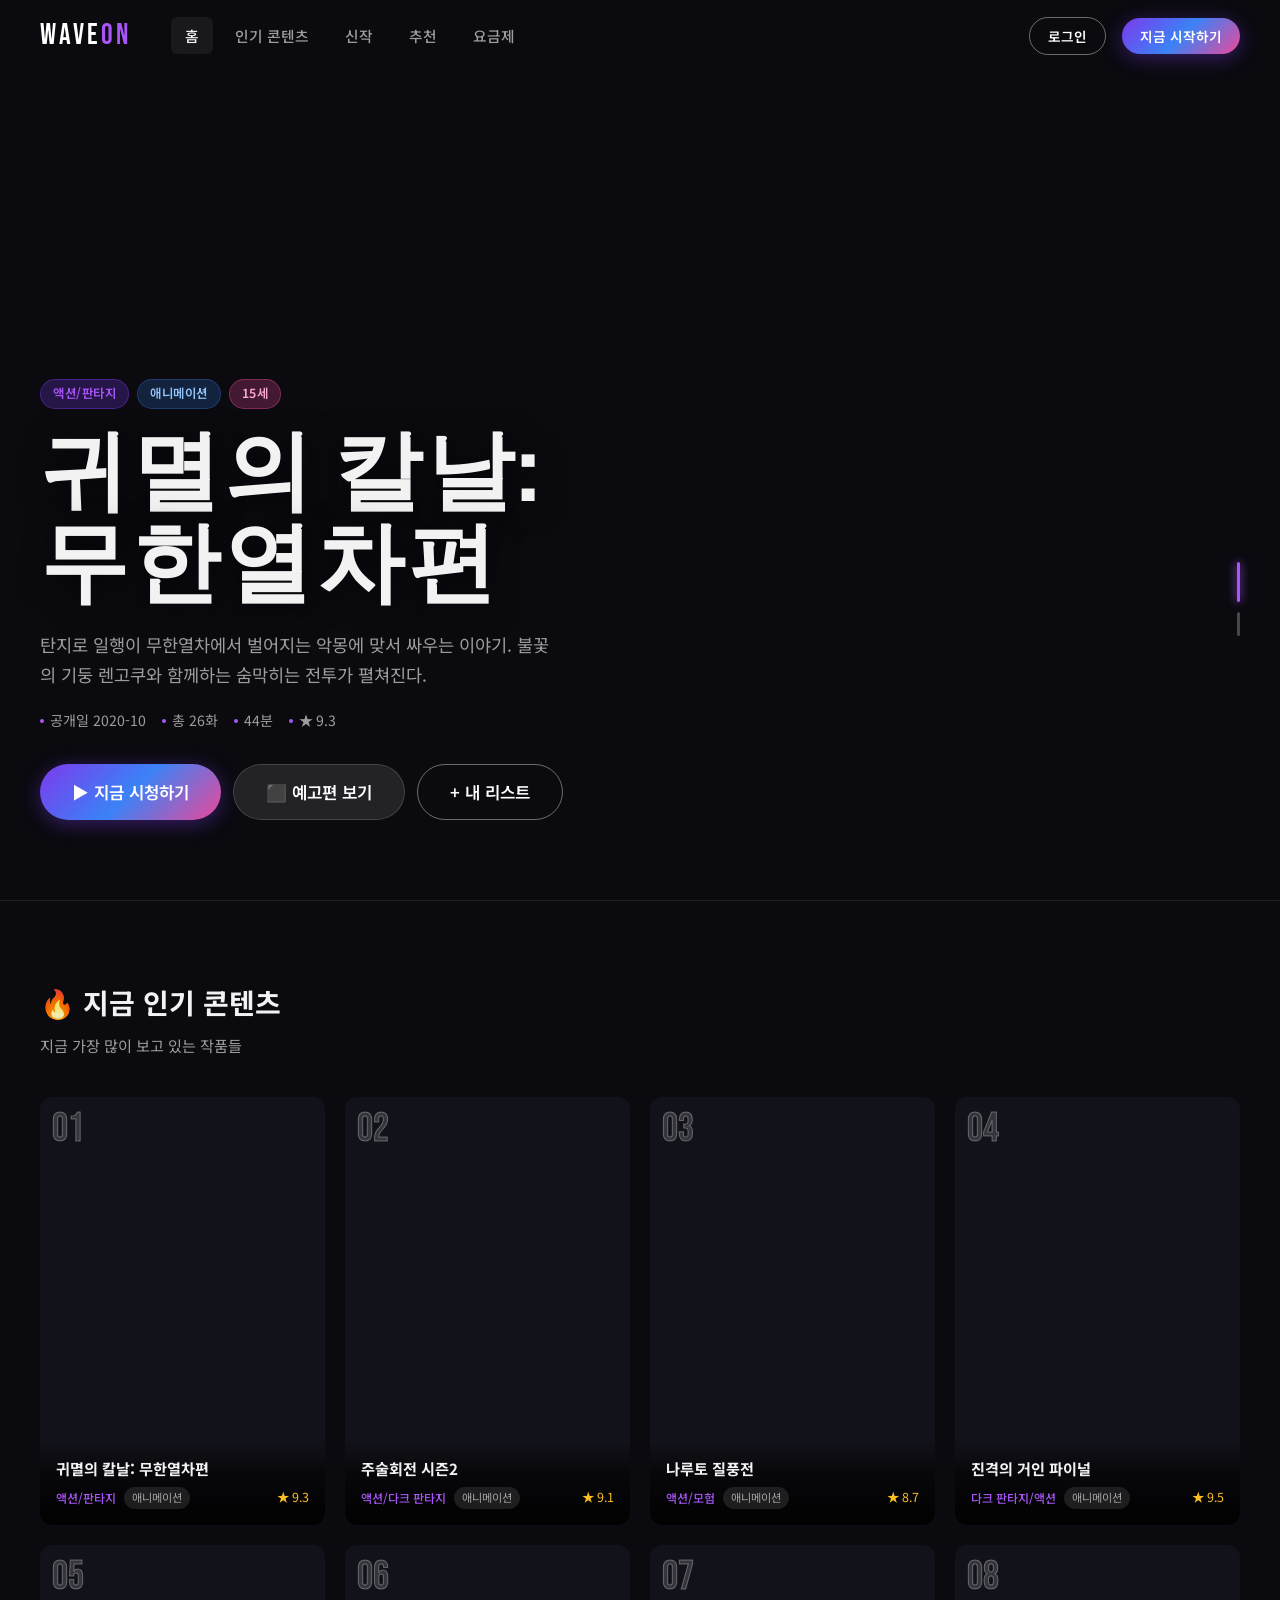
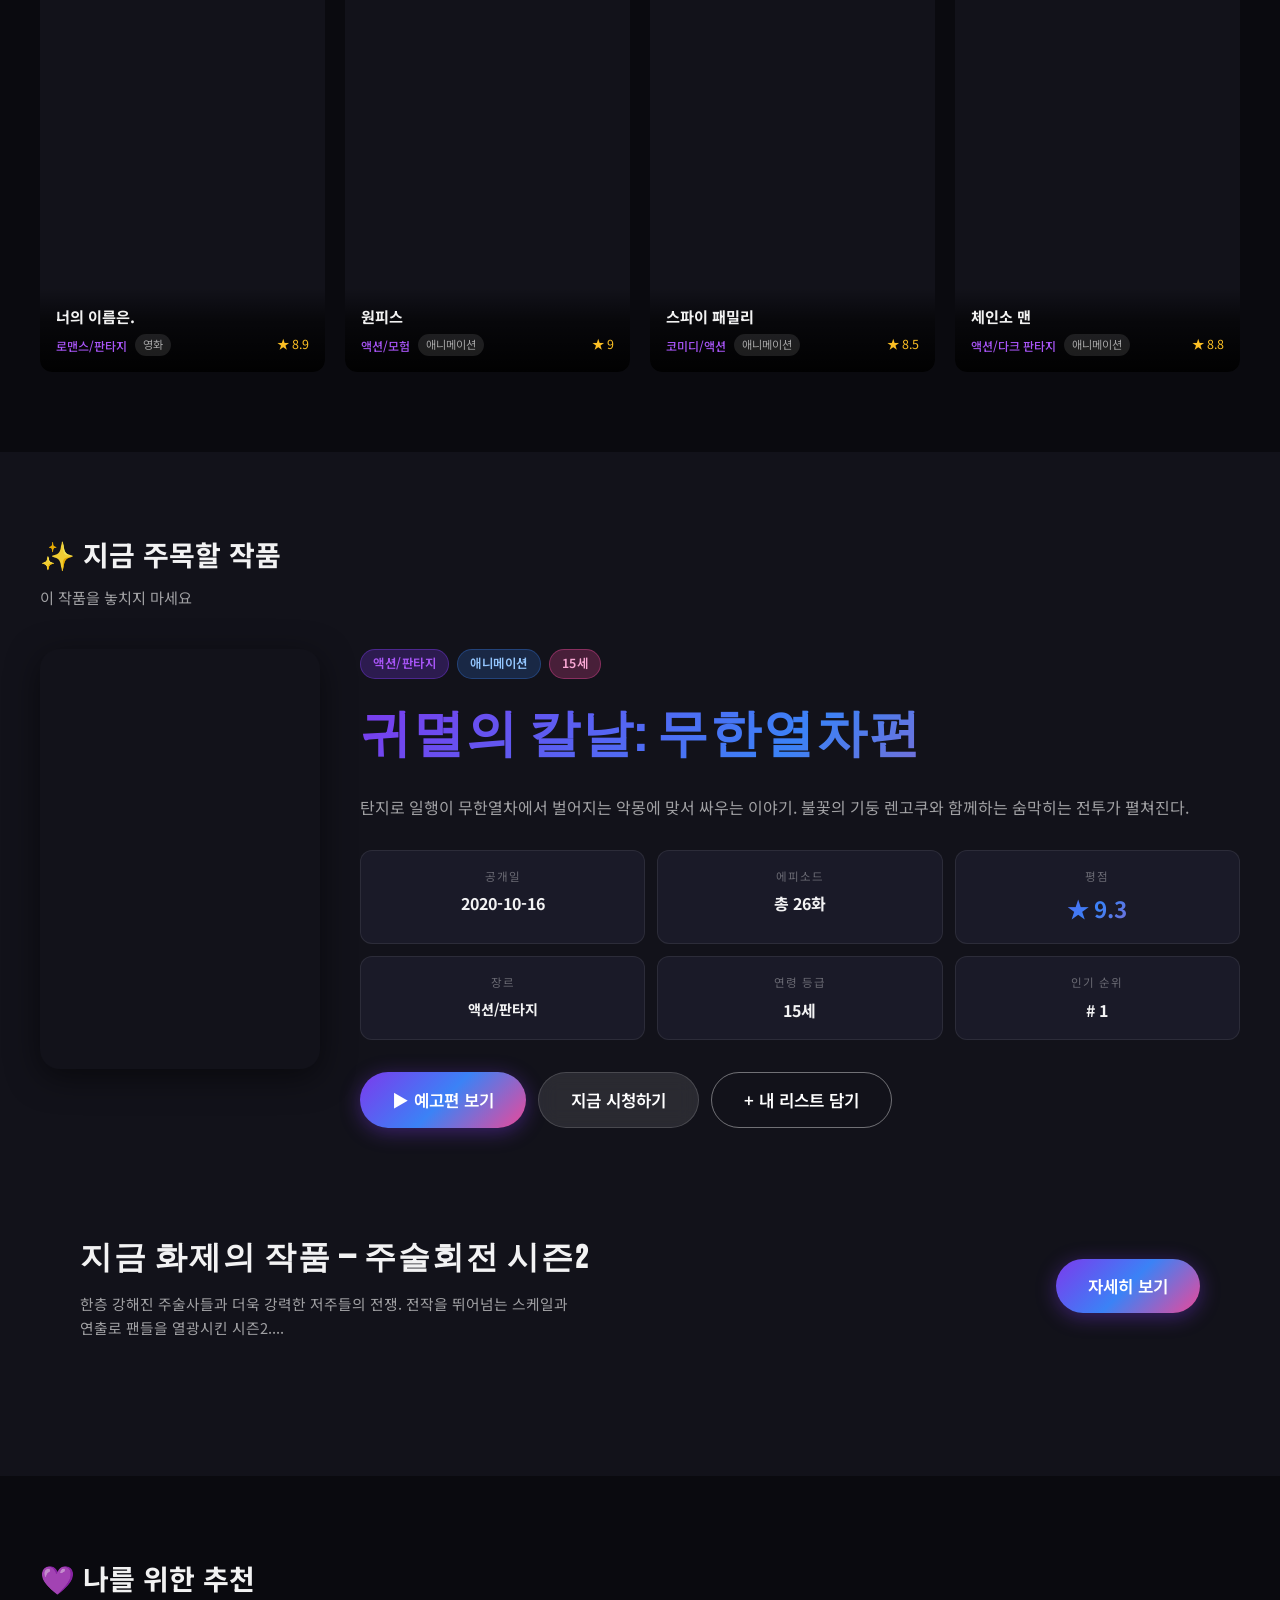
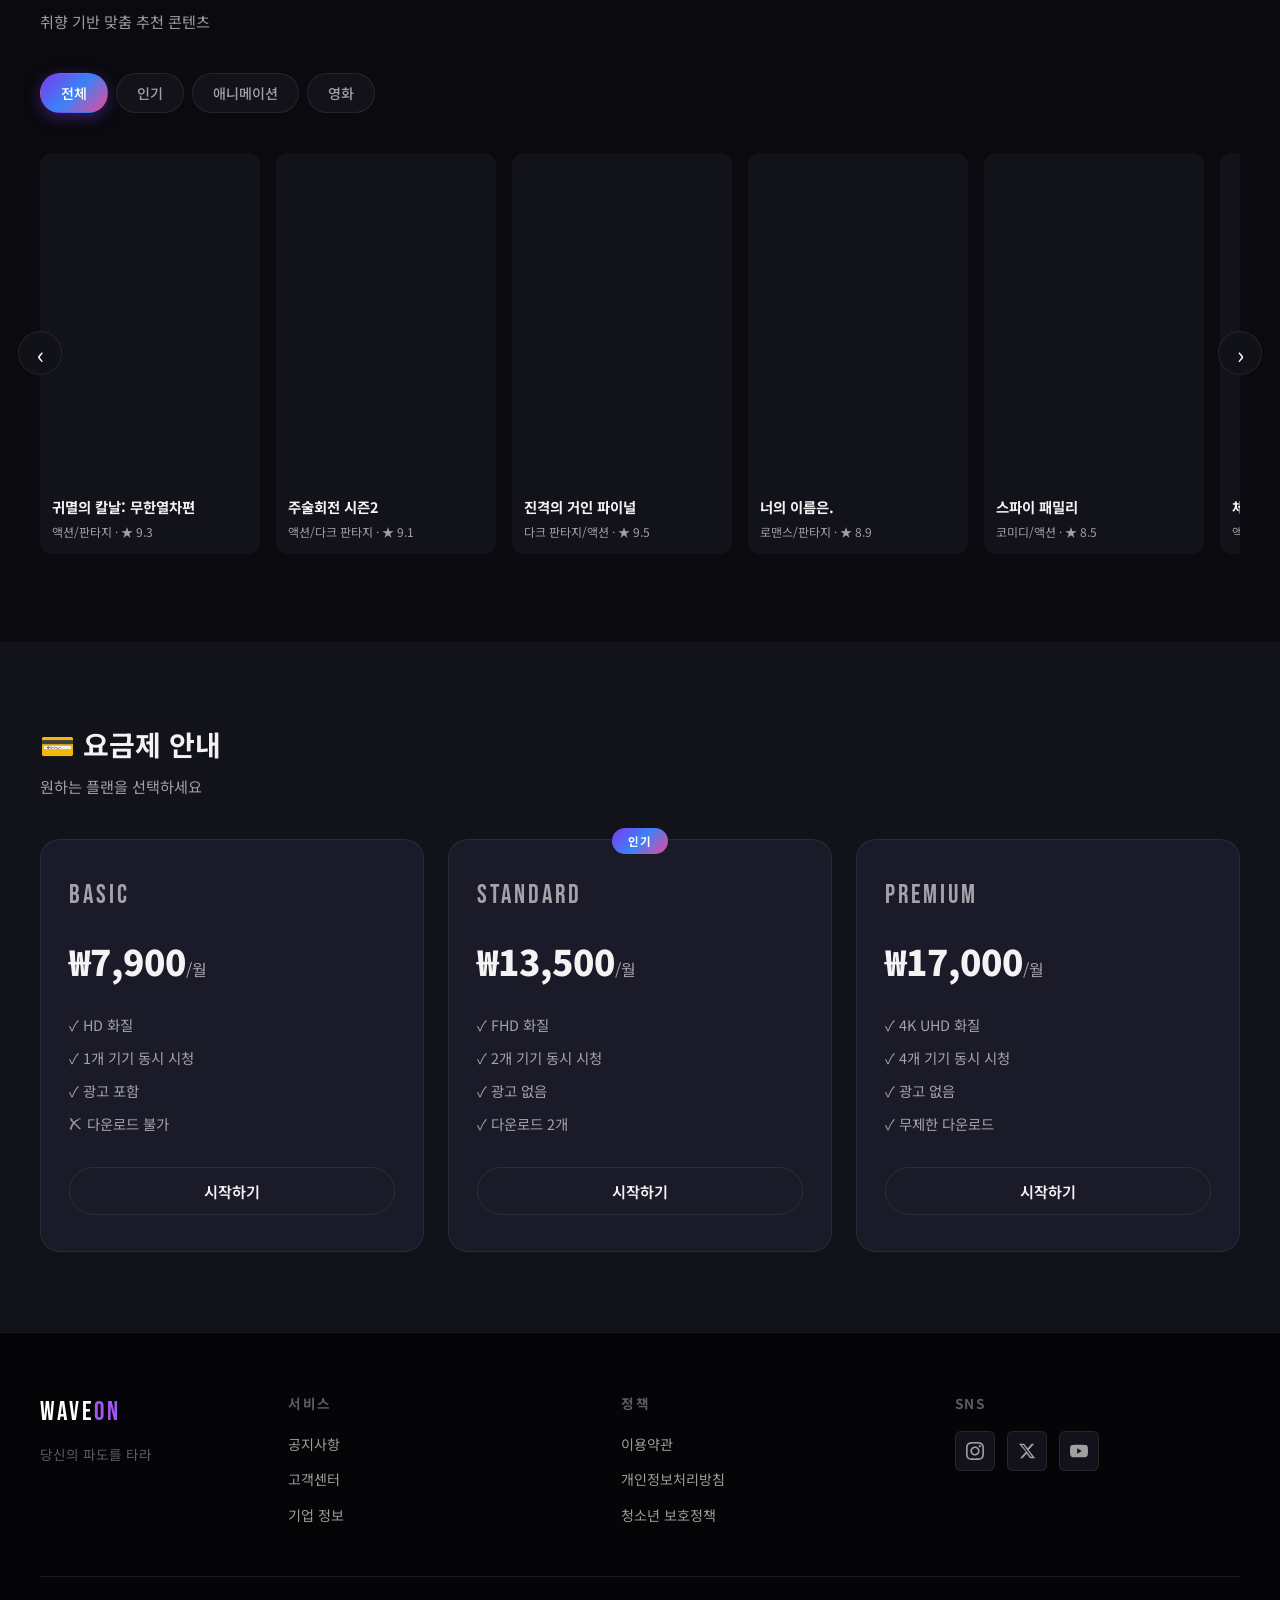
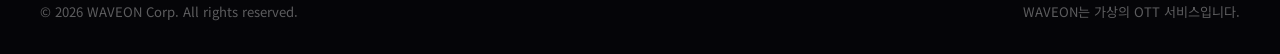
<file: index.html>
<!DOCTYPE html>
<html lang="ko">
<head>
  <meta charset="UTF-8" />
  <meta name="viewport" content="width=device-width, initial-scale=1.0" />
  <title>WAVEON - 당신의 파도를 타라</title>
  <link rel="stylesheet" href="css/style.css" />
  <link rel="preconnect" href="https://fonts.googleapis.com" />
  <link rel="preconnect" href="https://fonts.gstatic.com" crossorigin />
  <link href="https://fonts.googleapis.com/css2?family=Noto+Sans+KR:wght@300;400;500;700;900&family=Bebas+Neue&display=swap" rel="stylesheet" />
</head>
<body>

  <!-- ===== HEADER / NAVIGATION ===== -->
  <header id="main-header">
    <div class="header-inner">
      <a href="#" class="logo">WAVE<span>ON</span></a>

      <nav id="main-nav">
        <ul class="nav-list">
          <li><a href="#hero" class="nav-link active">홈</a></li>
          <li><a href="#main-contents" class="nav-link">인기 콘텐츠</a></li>
          <li><a href="#detail-section" class="nav-link">신작</a></li>
          <li><a href="#recommended" class="nav-link">추천</a></li>
          <li><a href="#pricing" class="nav-link">요금제</a></li>
        </ul>
      </nav>

      <div class="header-actions">
        <!-- 비로그인 상태 -->
        <button class="btn btn-ghost btn-sm" id="header-login-btn" onclick="openAuthModal('login')">로그인</button>

        <!-- 로그인 상태 -->
        <div class="header-user-section" id="header-user-section" style="display:none;">
          <a href="mypage.html" class="btn btn-ghost btn-sm">마이페이지</a>
          <button class="header-avatar-btn" onclick="window.location.href='mypage.html'" aria-label="마이페이지">
            <span class="header-avatar" id="header-avatar">U</span>
            <span class="header-user-name" id="header-user-name"></span>
          </button>
        </div>

        <button class="btn btn-primary btn-sm" onclick="handleStartBtn()">지금 시작하기</button>
        <button class="hamburger" id="hamburger-btn" aria-label="메뉴 열기">
          <span></span>
          <span></span>
          <span></span>
        </button>
      </div>
    </div>

    <!-- 모바일 드롭다운 메뉴 -->
    <div class="mobile-menu" id="mobile-menu">
      <ul class="mobile-nav-list">
        <li><a href="#hero" class="mobile-nav-link">홈</a></li>
        <li><a href="#main-contents" class="mobile-nav-link">인기 콘텐츠</a></li>
        <li><a href="#detail-section" class="mobile-nav-link">신작</a></li>
        <li><a href="#recommended" class="mobile-nav-link">추천</a></li>
        <li><a href="#pricing" class="mobile-nav-link">요금제</a></li>
        <!-- 비로그인 -->
        <li id="mobile-login-li" style="display:flex; flex-direction:column; gap:8px; padding: 8px 16px;">
          <button class="btn btn-primary btn-full" onclick="openAuthModal('login')">로그인 / 회원가입</button>
        </li>
        <!-- 로그인 상태 -->
        <li id="mobile-user-li" style="display:none; flex-direction:column; gap:8px; padding: 8px 16px;">
          <div class="mobile-user-info">
            <div class="mobile-avatar" id="mobile-avatar"></div>
            <span id="mobile-user-name" style="font-size:0.9rem; font-weight:600;"></span>
          </div>
          <a href="mypage.html" class="btn btn-primary btn-full">마이페이지</a>
          <button class="btn btn-ghost btn-full" onclick="logout()">로그아웃</button>
        </li>
      </ul>
    </div>
  </header>

  <!-- ===== HERO SECTION ===== -->
  <section id="hero">
    <div class="hero-bg" id="hero-bg"></div>
    <div class="hero-overlay"></div>

    <div class="hero-content">
      <div class="hero-text">
        <div class="hero-badges" id="hero-badges">
          <span class="badge badge-genre">로딩 중...</span>
        </div>
        <h1 class="hero-title" id="hero-title">WAVEON</h1>
        <p class="hero-desc" id="hero-desc">최고의 콘텐츠를 불러오는 중...</p>
        <div class="hero-meta" id="hero-meta"></div>
        <div class="hero-actions">
          <button class="btn btn-primary btn-lg" id="hero-watch-btn" onclick="handleWatchNow()">
            ▶ 지금 시청하기
          </button>
          <button class="btn btn-secondary btn-lg" id="hero-trailer-btn" onclick="handleTrailer()">
            ⬛ 예고편 보기
          </button>
          <button class="btn btn-ghost btn-lg" id="hero-list-btn" onclick="handleAddToList()">
            + 내 리스트
          </button>
        </div>
      </div>

      <!-- 히어로 슬라이드 인디케이터 -->
      <div class="hero-indicators" id="hero-indicators"></div>
    </div>
  </section>

  <!-- ===== MAIN CONTENTS SECTION ===== -->
  <section id="main-contents">
    <div class="section-container">
      <div class="section-header">
        <h2 class="section-title">🔥 지금 인기 콘텐츠</h2>
        <p class="section-subtitle">지금 가장 많이 보고 있는 작품들</p>
      </div>
      <div class="contents-grid" id="contents-grid">
        <!-- JS로 동적 생성 -->
        <div class="content-card skeleton"></div>
        <div class="content-card skeleton"></div>
        <div class="content-card skeleton"></div>
        <div class="content-card skeleton"></div>
        <div class="content-card skeleton"></div>
        <div class="content-card skeleton"></div>
      </div>
    </div>
  </section>

  <!-- ===== DETAIL INTRODUCTION SECTION ===== -->
  <section id="detail-section">
    <div class="section-container">
      <div class="section-header">
        <h2 class="section-title">✨ 지금 주목할 작품</h2>
        <p class="section-subtitle">이 작품을 놓치지 마세요</p>
      </div>

      <div class="detail-card" id="detail-card">
        <!-- JS로 동적 생성 -->
      </div>

      <!-- 강조 배너 -->
      <div class="highlight-banner" id="highlight-banner">
        <!-- JS로 동적 생성 -->
      </div>
    </div>
  </section>

  <!-- ===== RECOMMENDED CONTENTS SECTION ===== -->
  <section id="recommended">
    <div class="section-container">
      <div class="section-header">
        <h2 class="section-title">💜 나를 위한 추천</h2>
        <p class="section-subtitle">취향 기반 맞춤 추천 콘텐츠</p>
      </div>

      <!-- 추천 탭 -->
      <div class="rec-tabs">
        <button class="rec-tab active" data-tab="all">전체</button>
        <button class="rec-tab" data-tab="popular">인기</button>
        <button class="rec-tab" data-tab="animation">애니메이션</button>
        <button class="rec-tab" data-tab="movie">영화</button>
      </div>

      <!-- 추천 슬라이드 -->
      <div class="rec-slider-wrapper">
        <button class="slider-btn slider-prev" id="rec-prev" aria-label="이전">&#8249;</button>
        <div class="rec-slider" id="rec-slider">
          <!-- JS로 동적 생성 -->
        </div>
        <button class="slider-btn slider-next" id="rec-next" aria-label="다음">&#8250;</button>
      </div>
    </div>
  </section>

  <!-- ===== PRICING SECTION ===== -->
  <section id="pricing">
    <div class="section-container">
      <div class="section-header">
        <h2 class="section-title">💳 요금제 안내</h2>
        <p class="section-subtitle">원하는 플랜을 선택하세요</p>
      </div>
      <div class="pricing-grid">
        <div class="pricing-card" onclick="selectPricingCard(this, 'BASIC')">
          <div class="plan-badge">BASIC</div>
          <div class="plan-price">₩7,900<span>/월</span></div>
          <ul class="plan-features">
            <li>✓ HD 화질</li>
            <li>✓ 1개 기기 동시 시청</li>
            <li>✓ 광고 포함</li>
            <li>✗ 다운로드 불가</li>
          </ul>
          <button class="btn btn-outline btn-full">시작하기</button>
        </div>
        <div class="pricing-card" onclick="selectPricingCard(this, 'STANDARD')">
          <div class="plan-tag">인기</div>
          <div class="plan-badge">STANDARD</div>
          <div class="plan-price">₩13,500<span>/월</span></div>
          <ul class="plan-features">
            <li>✓ FHD 화질</li>
            <li>✓ 2개 기기 동시 시청</li>
            <li>✓ 광고 없음</li>
            <li>✓ 다운로드 2개</li>
          </ul>
          <button class="btn btn-outline btn-full">시작하기</button>
        </div>
        <div class="pricing-card" onclick="selectPricingCard(this, 'PREMIUM')">
          <div class="plan-badge">PREMIUM</div>
          <div class="plan-price">₩17,000<span>/월</span></div>
          <ul class="plan-features">
            <li>✓ 4K UHD 화질</li>
            <li>✓ 4개 기기 동시 시청</li>
            <li>✓ 광고 없음</li>
            <li>✓ 무제한 다운로드</li>
          </ul>
          <button class="btn btn-outline btn-full">시작하기</button>
        </div>
      </div>
    </div>
  </section>

  <!-- ===== FOOTER ===== -->
  <footer id="main-footer">
    <div class="footer-inner">
      <div class="footer-top">
        <div class="footer-brand">
          <a href="#" class="logo footer-logo">WAVE<span>ON</span></a>
          <p class="footer-tagline">당신의 파도를 타라</p>
        </div>
        <div class="footer-links-group">
          <h4>서비스</h4>
          <ul>
            <li><a href="#" onclick="return handleFooterLink('공지사항')">공지사항</a></li>
            <li><a href="#" onclick="return handleFooterLink('고객센터')">고객센터</a></li>
            <li><a href="#" onclick="return handleFooterLink('기업 정보')">기업 정보</a></li>
          </ul>
        </div>
        <div class="footer-links-group">
          <h4>정책</h4>
          <ul>
            <li><a href="#" onclick="return handleFooterLink('이용약관')">이용약관</a></li>
            <li><a href="#" onclick="return handleFooterLink('개인정보처리방침')">개인정보처리방침</a></li>
            <li><a href="#" onclick="return handleFooterLink('청소년 보호정책')">청소년 보호정책</a></li>
          </ul>
        </div>
        <div class="footer-links-group">
          <h4>SNS</h4>
          <div class="sns-links">
            <a href="#" class="sns-btn" onclick="return handleSNS('Instagram')" aria-label="Instagram">
              <svg viewBox="0 0 24 24" fill="currentColor"><path d="M12 2.163c3.204 0 3.584.012 4.85.07 3.252.148 4.771 1.691 4.919 4.919.058 1.265.069 1.645.069 4.849 0 3.205-.012 3.584-.069 4.849-.149 3.225-1.664 4.771-4.919 4.919-1.266.058-1.644.07-4.85.07-3.204 0-3.584-.012-4.849-.07-3.26-.149-4.771-1.699-4.919-4.92-.058-1.265-.07-1.644-.07-4.849 0-3.204.013-3.583.07-4.849.149-3.227 1.664-4.771 4.919-4.919 1.266-.057 1.645-.069 4.849-.069zm0-2.163c-3.259 0-3.667.014-4.947.072-4.358.2-6.78 2.618-6.98 6.98-.059 1.281-.073 1.689-.073 4.948 0 3.259.014 3.668.072 4.948.2 4.358 2.618 6.78 6.98 6.98 1.281.058 1.689.072 4.948.072 3.259 0 3.668-.014 4.948-.072 4.354-.2 6.782-2.618 6.979-6.98.059-1.28.073-1.689.073-4.948 0-3.259-.014-3.667-.072-4.947-.196-4.354-2.617-6.78-6.979-6.98-1.281-.059-1.69-.073-4.949-.073zm0 5.838c-3.403 0-6.162 2.759-6.162 6.162s2.759 6.163 6.162 6.163 6.162-2.759 6.162-6.163c0-3.403-2.759-6.162-6.162-6.162zm0 10.162c-2.209 0-4-1.79-4-4 0-2.209 1.791-4 4-4s4 1.791 4 4c0 2.21-1.791 4-4 4zm6.406-11.845c-.796 0-1.441.645-1.441 1.44s.645 1.44 1.441 1.44c.795 0 1.439-.645 1.439-1.44s-.644-1.44-1.439-1.44z"/></svg>
            </a>
            <a href="#" class="sns-btn" onclick="return handleSNS('X')" aria-label="X(Twitter)">
              <svg viewBox="0 0 24 24" fill="currentColor"><path d="M18.244 2.25h3.308l-7.227 8.26 8.502 11.24H16.17l-4.714-6.231-5.401 6.231H2.742l7.73-8.835L1.254 2.25H8.08l4.713 6.231zm-1.161 17.52h1.833L7.084 4.126H5.117z"/></svg>
            </a>
            <a href="#" class="sns-btn" onclick="return handleSNS('YouTube')" aria-label="YouTube">
              <svg viewBox="0 0 24 24" fill="currentColor"><path d="M23.498 6.186a3.016 3.016 0 0 0-2.122-2.136C19.505 3.545 12 3.545 12 3.545s-7.505 0-9.377.505A3.017 3.017 0 0 0 .502 6.186C0 8.07 0 12 0 12s0 3.93.502 5.814a3.016 3.016 0 0 0 2.122 2.136c1.871.505 9.376.505 9.376.505s7.505 0 9.377-.505a3.015 3.015 0 0 0 2.122-2.136C24 15.93 24 12 24 12s0-3.93-.502-5.814zM9.545 15.568V8.432L15.818 12l-6.273 3.568z"/></svg>
            </a>
          </div>
        </div>
      </div>

      <div class="footer-bottom">
        <p class="footer-copy">&copy; 2026 WAVEON Corp. All rights reserved.</p>
        <p class="footer-info">WAVEON는 가상의 OTT 서비스입니다.</p>
      </div>
    </div>
  </footer>

  <!-- ===== 예고편 모달 ===== -->
  <div class="modal-backdrop" id="trailer-modal" role="dialog" aria-modal="true" aria-label="예고편">
    <div class="modal-container">
      <button class="modal-close" id="modal-close-btn" aria-label="닫기">&times;</button>
      <div class="modal-video-wrapper">
        <iframe id="trailer-iframe" src="" frameborder="0" allow="autoplay; encrypted-media" allowfullscreen title="예고편"></iframe>
      </div>
      <div class="modal-info" id="modal-info"></div>
    </div>
  </div>

  <!-- ===== 콘텐츠 상세 모달 ===== -->
  <div class="modal-backdrop" id="content-modal" role="dialog" aria-modal="true" aria-label="콘텐츠 상세">
    <div class="modal-container modal-large">
      <button class="modal-close" id="content-modal-close" aria-label="닫기">&times;</button>
      <div id="content-modal-body"></div>
    </div>
  </div>

  <!-- ===== 스크롤 탑 버튼 ===== -->
  <button class="scroll-top" id="scroll-top-btn" aria-label="맨 위로">▲</button>

  <!-- ===== 로그인 / 회원가입 모달 ===== -->
  <div class="modal-backdrop" id="auth-modal" role="dialog" aria-modal="true" aria-label="로그인">
    <div class="modal-container auth-modal-container">
      <button class="modal-close" onclick="closeAuthModal()" aria-label="닫기">&times;</button>

      <!-- 탭 -->
      <div class="auth-tabs">
        <button class="auth-tab active" data-tab="login" onclick="switchAuthTab('login')">로그인</button>
        <button class="auth-tab" data-tab="signup" onclick="switchAuthTab('signup')">회원가입</button>
      </div>

      <!-- 데모 계정 안내 배너 -->
      <div class="demo-banner">
        <div class="demo-banner-icon">🎬</div>
        <div class="demo-banner-text">
          <strong>데모 계정으로 체험해보세요!</strong>
          <span>ID: demo@waveon.com &nbsp;·&nbsp; PW: demo1234</span>
        </div>
        <button class="btn btn-primary btn-sm demo-login-btn" onclick="handleDemoLogin()">
          바로 체험하기
        </button>
      </div>

      <!-- 로그인 폼 -->
      <form class="auth-form active" id="login-form" onsubmit="handleLoginSubmit(event)" novalidate>
        <h2 class="auth-title">로그인</h2>
        <div class="form-group">
          <label for="login-email">이메일</label>
          <input type="email" id="login-email" placeholder="이메일을 입력하세요" required autocomplete="email" />
        </div>
        <div class="form-group">
          <label for="login-password">비밀번호</label>
          <input type="password" id="login-password" placeholder="비밀번호를 입력하세요" required autocomplete="current-password" />
        </div>
        <p class="auth-error" id="login-error"></p>
        <button type="submit" class="btn btn-primary btn-full">로그인</button>
        <p class="auth-switch">계정이 없으신가요? <button type="button" onclick="switchAuthTab('signup')">회원가입</button></p>
      </form>

      <!-- 회원가입 폼 -->
      <form class="auth-form" id="signup-form" onsubmit="handleSignupSubmit(event)" novalidate>
        <h2 class="auth-title">회원가입</h2>
        <div class="form-group">
          <label for="signup-display">닉네임</label>
          <input type="text" id="signup-display" placeholder="서비스에서 표시될 이름" required />
        </div>
        <div class="form-group">
          <label for="signup-username">사용자명</label>
          <input type="text" id="signup-username" placeholder="영문/숫자 조합 (로그인 ID)" required />
        </div>
        <div class="form-group">
          <label for="signup-email">이메일</label>
          <input type="email" id="signup-email" placeholder="이메일을 입력하세요" required autocomplete="email" />
        </div>
        <div class="form-group">
          <label for="signup-password">비밀번호 <span class="label-hint">(6자 이상)</span></label>
          <input type="password" id="signup-password" placeholder="비밀번호 (6자 이상)" required autocomplete="new-password" />
        </div>
        <p class="auth-error" id="signup-error"></p>
        <button type="submit" class="btn btn-primary btn-full">회원가입</button>
        <p class="auth-switch">이미 계정이 있으신가요? <button type="button" onclick="switchAuthTab('login')">로그인</button></p>
        <p class="auth-notice">* 회원가입 정보는 이 브라우저에만 저장됩니다. (데모 서비스)</p>
      </form>
    </div>
  </div>

  <script src="js/auth.js"></script>
  <script src="js/script.js"></script>
</body>
</html>
</file>
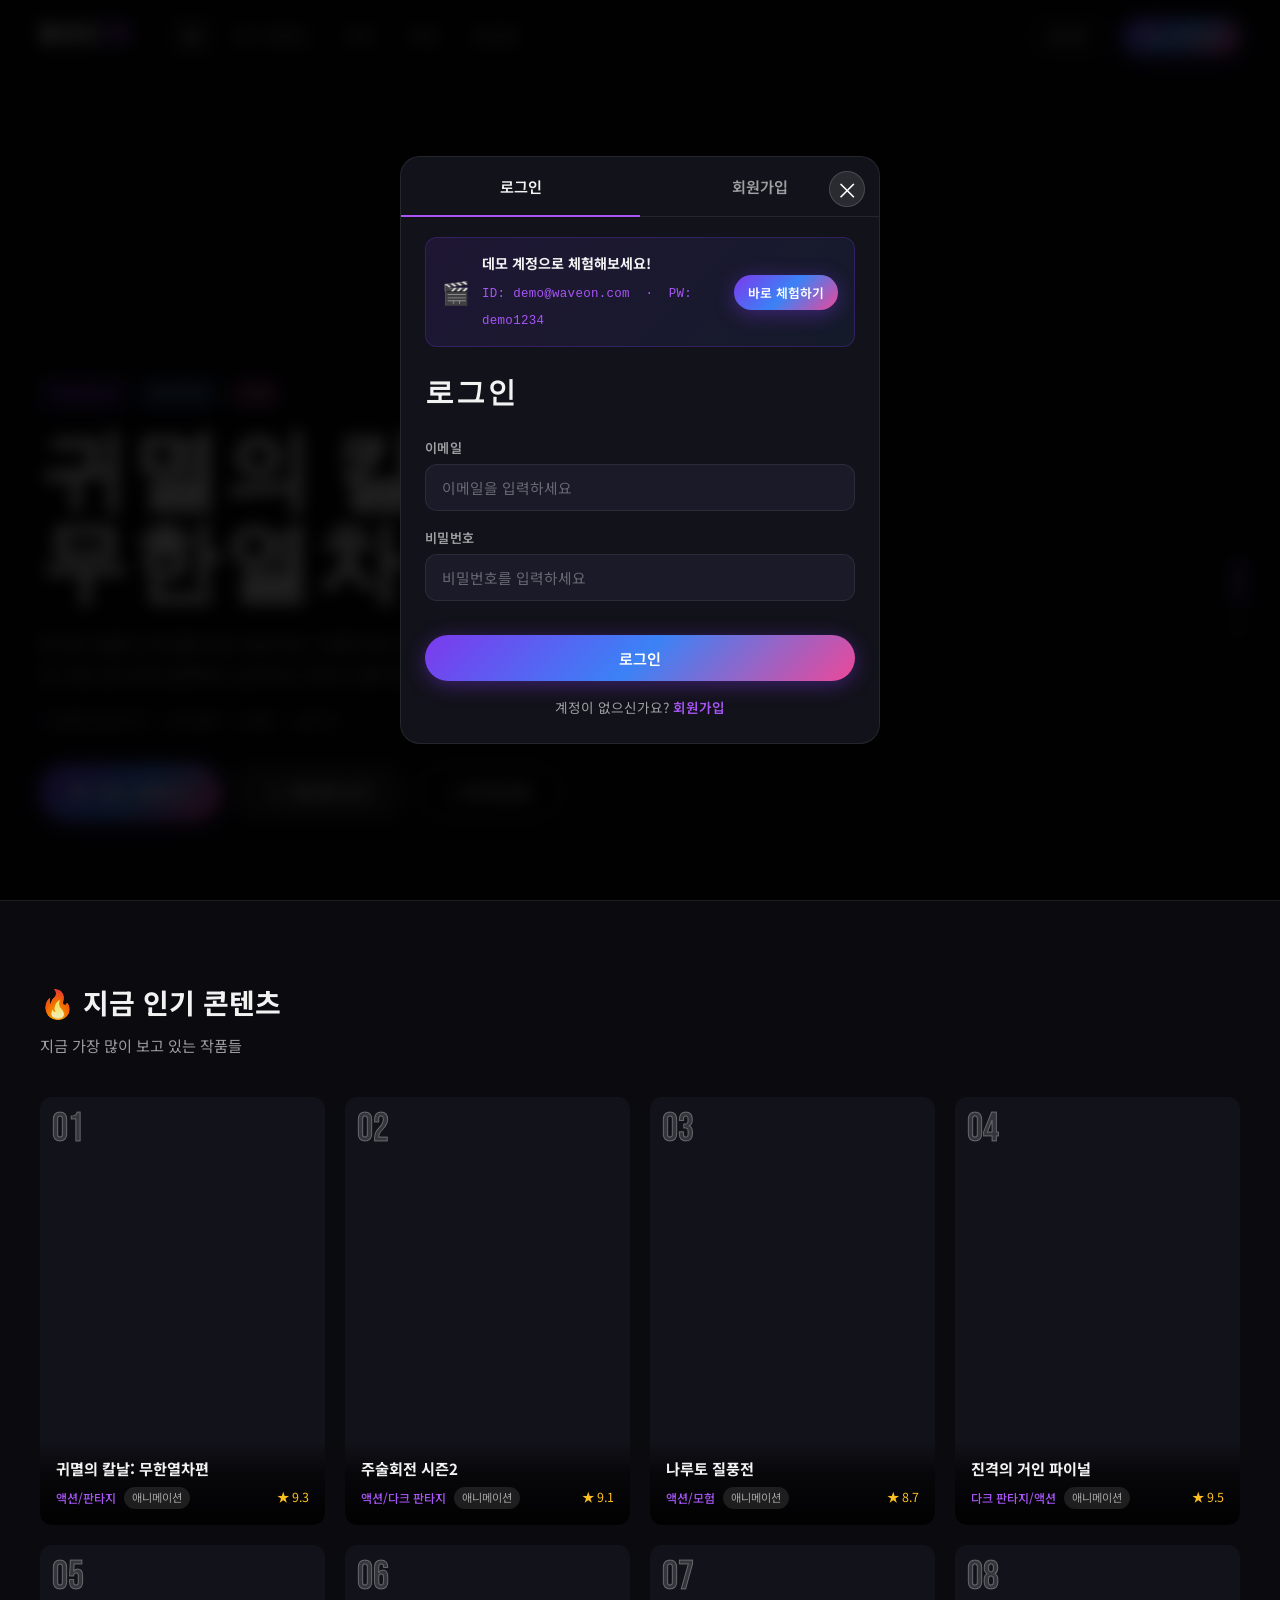
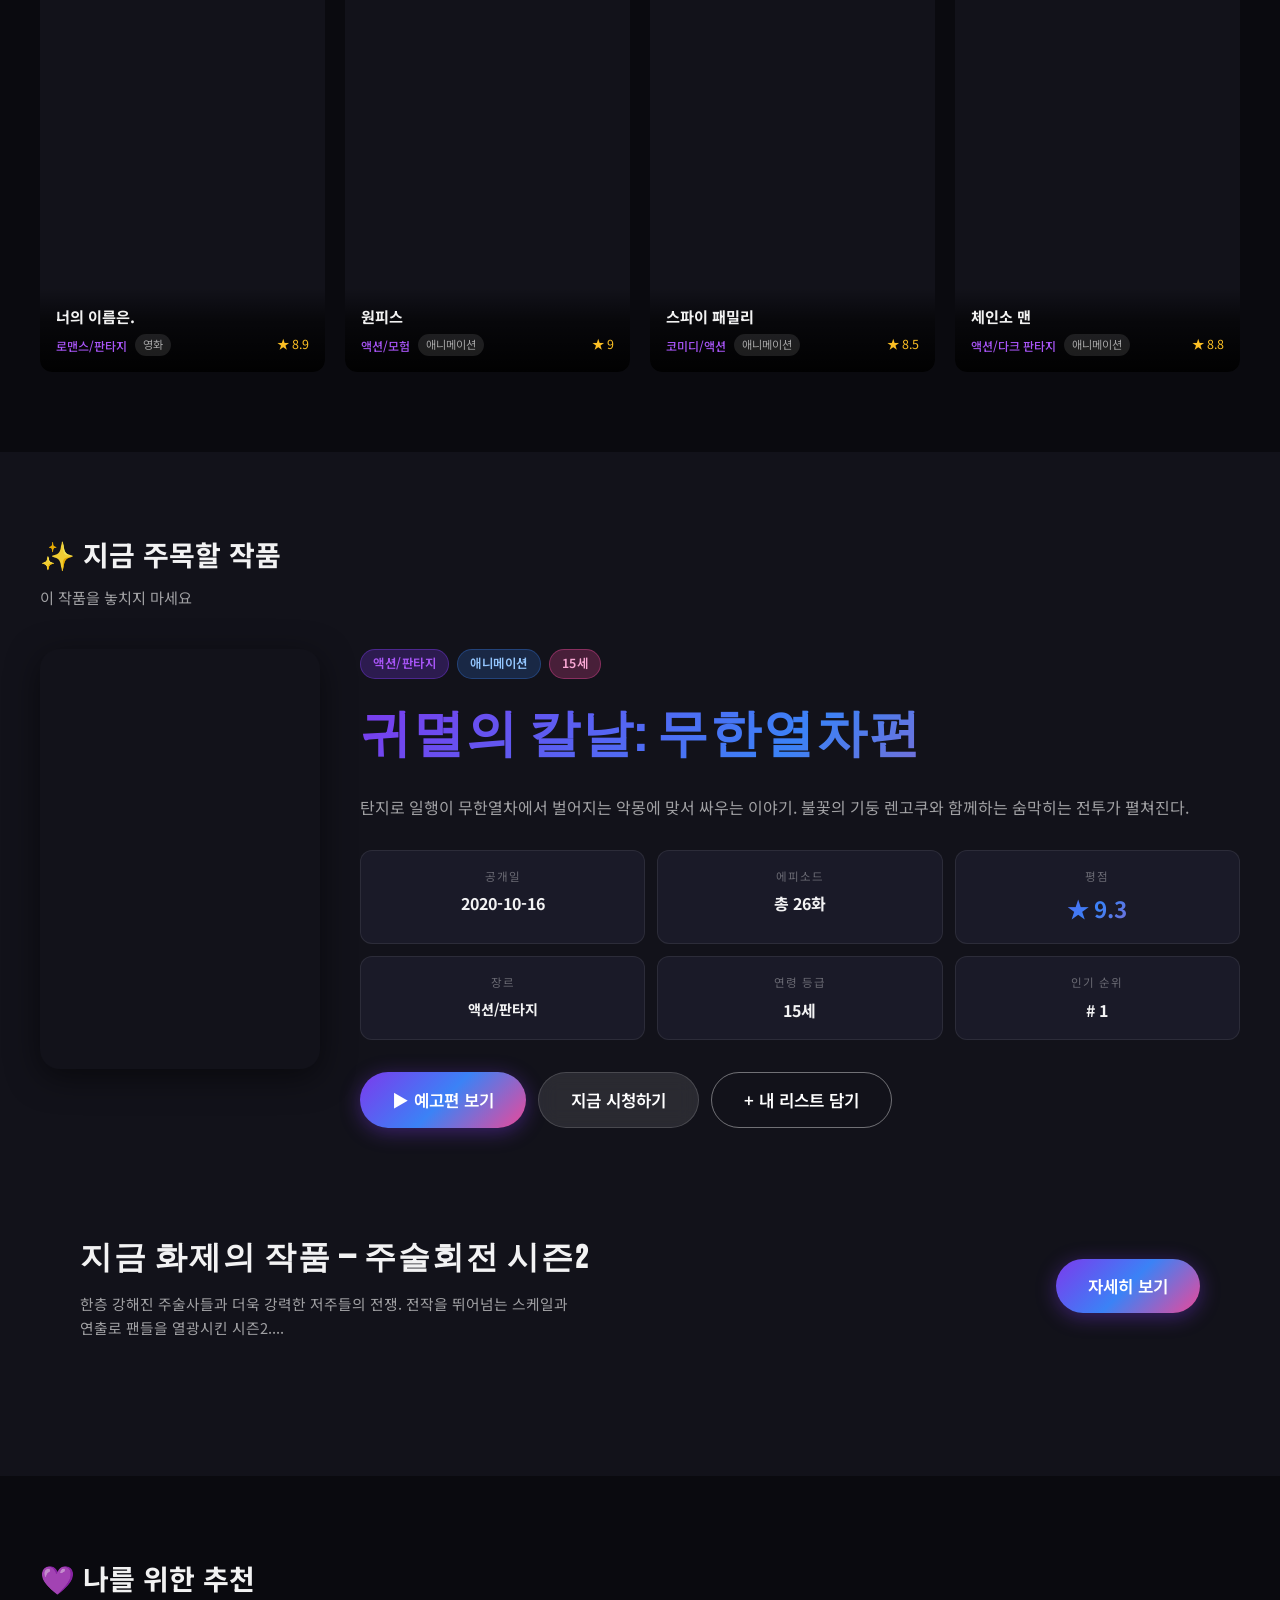
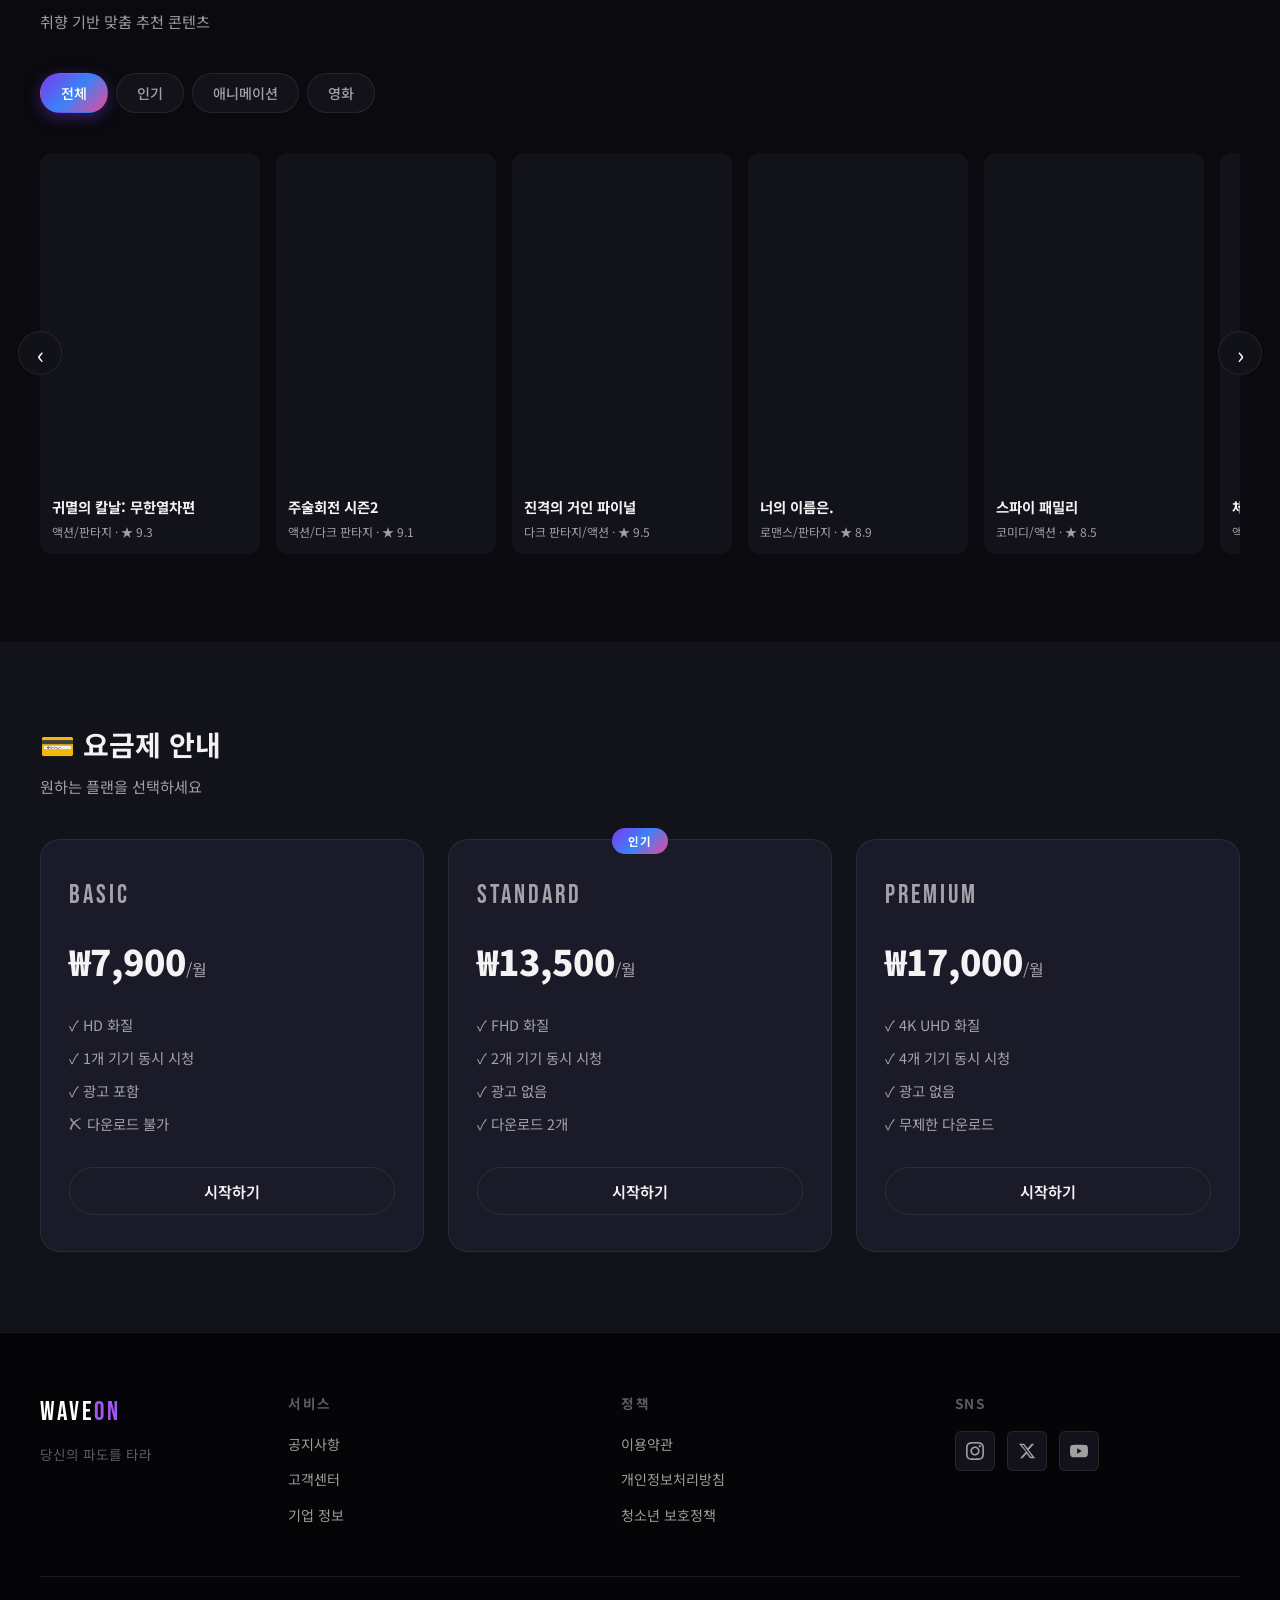
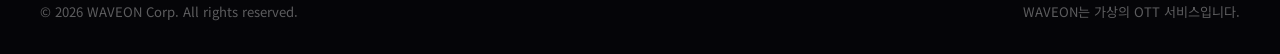
<file: mypage.html>
<!DOCTYPE html>
<html lang="ko">
<head>
  <meta charset="UTF-8" />
  <meta name="viewport" content="width=device-width, initial-scale=1.0" />
  <title>마이페이지 - WAVEON</title>
  <link rel="stylesheet" href="css/style.css" />
  <link rel="stylesheet" href="css/mypage.css" />
  <link rel="preconnect" href="https://fonts.googleapis.com" />
  <link rel="preconnect" href="https://fonts.gstatic.com" crossorigin />
  <link href="https://fonts.googleapis.com/css2?family=Noto+Sans+KR:wght@300;400;500;700;900&family=Bebas+Neue&display=swap" rel="stylesheet" />
</head>
<body>

  <!-- ===== HEADER ===== -->
  <header id="main-header" class="scrolled">
    <div class="header-inner">
      <a href="index.html" class="logo">WAVE<span>ON</span></a>

      <nav id="main-nav">
        <ul class="nav-list">
          <li><a href="index.html#hero" class="nav-link">홈</a></li>
          <li><a href="index.html#main-contents" class="nav-link">인기 콘텐츠</a></li>
          <li><a href="index.html#recommended" class="nav-link">추천</a></li>
          <li><a href="index.html#pricing" class="nav-link">요금제</a></li>
          <li><a href="mypage.html" class="nav-link active">마이페이지</a></li>
        </ul>
      </nav>

      <div class="header-actions">
        <button class="btn btn-ghost btn-sm" id="header-login-btn" onclick="window.location.href='index.html'" style="display:none;">로그인</button>

        <div class="header-user-section" id="header-user-section" style="display:none;">
          <button class="header-avatar-btn" aria-label="마이페이지">
            <span class="header-avatar" id="header-avatar">U</span>
            <span class="header-user-name" id="header-user-name"></span>
          </button>
          <button class="btn btn-ghost btn-sm" onclick="logout()">로그아웃</button>
        </div>

        <button class="hamburger" id="hamburger-btn" aria-label="메뉴 열기">
          <span></span><span></span><span></span>
        </button>
      </div>
    </div>

    <!-- 모바일 메뉴 -->
    <div class="mobile-menu" id="mobile-menu">
      <ul class="mobile-nav-list">
        <li><a href="index.html#hero" class="mobile-nav-link">홈</a></li>
        <li><a href="index.html#main-contents" class="mobile-nav-link">인기 콘텐츠</a></li>
        <li><a href="index.html#recommended" class="mobile-nav-link">추천</a></li>
        <li><a href="index.html#pricing" class="mobile-nav-link">요금제</a></li>
        <li id="mobile-login-li" style="display:none; padding:8px 16px;">
          <a href="index.html" class="btn btn-primary btn-full">로그인</a>
        </li>
        <li id="mobile-user-li" style="display:none; flex-direction:column; gap:8px; padding:8px 16px;">
          <div class="mobile-user-info">
            <div class="mobile-avatar" id="mobile-avatar"></div>
            <span id="mobile-user-name" style="font-size:0.9rem; font-weight:600;"></span>
          </div>
          <button class="btn btn-ghost btn-full" onclick="logout()">로그아웃</button>
        </li>
      </ul>
    </div>
  </header>

  <!-- ===== 메인 콘텐츠 ===== -->
  <main class="mypage-main">

    <!-- 프로필 히어로 -->
    <section class="profile-hero">
      <div class="profile-hero-bg" id="profile-hero-bg"></div>
      <div class="profile-hero-overlay"></div>
      <div class="profile-hero-content">
        <div class="profile-avatar-large" id="profile-avatar-large">U</div>
        <div class="profile-hero-text">
          <div class="profile-name-row">
            <h1 class="profile-name" id="profile-name">로딩 중...</h1>
            <span class="demo-badge" id="demo-badge" style="display:none;">데모 계정</span>
          </div>
          <p class="profile-email" id="profile-email"></p>
          <div class="profile-genres" id="profile-genres"></div>
        </div>
        <div class="profile-stats">
          <div class="stat-card">
            <span class="stat-num" id="stat-mylist">0</span>
            <span class="stat-label">내 리스트</span>
          </div>
          <div class="stat-card">
            <span class="stat-num" id="stat-recent">0</span>
            <span class="stat-label">최근 시청</span>
          </div>
          <div class="stat-card">
            <span class="stat-num" id="stat-joined">-</span>
            <span class="stat-label">가입</span>
          </div>
        </div>
      </div>
    </section>

    <!-- 탭 네비게이션 -->
    <div class="mypage-tab-bar">
      <div class="mypage-tab-inner">
        <button class="mypage-tab active" data-section="my-list">내 리스트</button>
        <button class="mypage-tab" data-section="recent">최근 시청</button>
        <button class="mypage-tab" data-section="settings">계정 설정</button>
      </div>
    </div>

    <div class="mypage-container">

      <!-- ===== 내 리스트 섹션 ===== -->
      <section class="mypage-section active" id="section-my-list">
        <div class="mypage-section-header">
          <h2>내 리스트</h2>
          <p id="mylist-count-text">저장된 콘텐츠를 불러오는 중...</p>
        </div>
        <div class="mypage-grid" id="mylist-grid">
          <div class="mypage-empty" id="mylist-empty" style="display:none;">
            <div class="empty-icon">📋</div>
            <h3>리스트가 비어있습니다</h3>
            <p>홈에서 마음에 드는 콘텐츠를 찾아 리스트에 담아보세요!</p>
            <a href="index.html" class="btn btn-primary">콘텐츠 탐색하기</a>
          </div>
        </div>
      </section>

      <!-- ===== 최근 시청 섹션 ===== -->
      <section class="mypage-section" id="section-recent">
        <div class="mypage-section-header">
          <h2>최근 시청</h2>
          <p id="recent-count-text">최근에 본 콘텐츠</p>
        </div>
        <div class="mypage-grid" id="recent-grid">
          <div class="mypage-empty" id="recent-empty" style="display:none;">
            <div class="empty-icon">🎬</div>
            <h3>시청 기록이 없습니다</h3>
            <p>콘텐츠를 클릭해서 둘러보면 여기에 기록이 남습니다.</p>
            <a href="index.html" class="btn btn-primary">콘텐츠 보러가기</a>
          </div>
        </div>
      </section>

      <!-- ===== 계정 설정 섹션 ===== -->
      <section class="mypage-section" id="section-settings">
        <div class="settings-grid">

          <!-- 프로필 수정 카드 -->
          <div class="settings-card">
            <h3 class="settings-card-title">프로필 정보</h3>
            <div id="demo-settings-notice" class="demo-notice" style="display:none;">
              <span>🔒</span>
              <p>데모 계정은 정보를 변경할 수 없습니다.<br>직접 회원가입하면 프로필을 자유롭게 수정할 수 있어요!</p>
              <a href="index.html" class="btn btn-primary btn-sm" onclick="setTimeout(()=>openAuthModal('signup'),300)">회원가입하기</a>
            </div>
            <form id="profile-form" class="settings-form" onsubmit="handleProfileUpdate(event)">
              <div class="form-group">
                <label>닉네임</label>
                <input type="text" id="settings-display" placeholder="닉네임" />
              </div>
              <div class="form-group">
                <label>사용자명</label>
                <input type="text" id="settings-username" placeholder="사용자명" readonly style="opacity:0.5;" />
              </div>
              <div class="form-group">
                <label>이메일</label>
                <input type="email" id="settings-email" placeholder="이메일" readonly style="opacity:0.5;" />
              </div>
              <p class="auth-error" id="settings-error"></p>
              <p class="settings-success" id="settings-success"></p>
              <button type="submit" class="btn btn-primary">저장하기</button>
            </form>
          </div>

          <!-- 선호 장르 카드 -->
          <div class="settings-card">
            <h3 class="settings-card-title">선호 장르</h3>
            <p class="settings-card-desc">관심 있는 장르를 선택하면 맞춤 추천을 받을 수 있어요.</p>
            <div class="genre-tags" id="genre-tags">
              <!-- JS로 생성 -->
            </div>
            <button class="btn btn-primary" onclick="handleGenreSave()" style="margin-top:16px;">저장하기</button>
          </div>

          <!-- 위험 구역 카드 -->
          <div class="settings-card danger-card">
            <h3 class="settings-card-title">계정 관리</h3>
            <div class="danger-actions">
              <div class="danger-item">
                <div>
                  <strong>로그아웃</strong>
                  <p>현재 기기에서 로그아웃합니다.</p>
                </div>
                <button class="btn btn-outline" onclick="logout()">로그아웃</button>
              </div>
              <div class="danger-item">
                <div>
                  <strong>내 리스트 초기화</strong>
                  <p>저장한 모든 콘텐츠 리스트를 삭제합니다.</p>
                </div>
                <button class="btn btn-outline danger-btn" onclick="handleClearList()">초기화</button>
              </div>
            </div>
          </div>

        </div>
      </section>

    </div>
  </main>

  <!-- ===== FOOTER ===== -->
  <footer id="main-footer">
    <div class="footer-inner">
      <div class="footer-bottom" style="border-top: none; padding-top: 0;">
        <p class="footer-copy">&copy; 2026 WAVEON Corp. All rights reserved.</p>
        <p class="footer-info">WAVEON는 가상의 OTT 서비스입니다.</p>
      </div>
    </div>
  </footer>

  <script src="js/auth.js"></script>
  <script src="js/mypage.js"></script>
</body>
</html>
</file>
<file: css/style.css>
/* =============================================
   WAVEON - OTT 랜딩페이지 스타일
   ============================================= */

/* ---- CSS 변수 ---- */
:root {
  --color-bg: #0a0a0f;
  --color-surface: #12121a;
  --color-surface2: #1a1a28;
  --color-border: rgba(255,255,255,0.08);

  --color-primary: #7c3aed;
  --color-primary-light: #a855f7;
  --color-secondary: #3b82f6;
  --color-accent: #ec4899;

  --gradient-primary: linear-gradient(135deg, #7c3aed 0%, #3b82f6 50%, #ec4899 100%);
  --gradient-hero: linear-gradient(to right, rgba(10,10,15,0.95) 40%, rgba(10,10,15,0.3) 100%);
  --gradient-card: linear-gradient(to top, rgba(0,0,0,0.9) 0%, rgba(0,0,0,0) 60%);

  --text-primary: rgba(255,255,255,0.95);
  --text-secondary: rgba(255,255,255,0.6);
  --text-muted: rgba(255,255,255,0.35);

  --radius-sm: 6px;
  --radius-md: 12px;
  --radius-lg: 20px;
  --radius-full: 999px;

  --shadow-glow: 0 0 40px rgba(124,58,237,0.3);
  --shadow-card: 0 8px 32px rgba(0,0,0,0.5);

  --transition: 0.25s cubic-bezier(0.4,0,0.2,1);

  --header-height: 72px;
  --max-width: 1400px;
}

/* ---- 리셋 & 기본 ---- */
*, *::before, *::after { box-sizing: border-box; margin: 0; padding: 0; }

html { scroll-behavior: smooth; }

body {
  font-family: 'Noto Sans KR', sans-serif;
  background-color: var(--color-bg);
  color: var(--text-primary);
  line-height: 1.6;
  overflow-x: hidden;
}

a { text-decoration: none; color: inherit; }
ul { list-style: none; }
img { display: block; max-width: 100%; }
button { border: none; cursor: pointer; font-family: inherit; }
iframe { display: block; }

/* =============================================
   공통 유틸
   ============================================= */
.section-container {
  max-width: var(--max-width);
  margin: 0 auto;
  padding: 80px 40px;
}

.section-header {
  margin-bottom: 40px;
}

.section-title {
  font-size: 1.75rem;
  font-weight: 700;
  color: var(--text-primary);
  margin-bottom: 8px;
}

.section-subtitle {
  font-size: 0.95rem;
  color: var(--text-secondary);
}

/* ---- 버튼 ---- */
.btn {
  display: inline-flex;
  align-items: center;
  justify-content: center;
  gap: 8px;
  padding: 12px 24px;
  border-radius: var(--radius-full);
  font-size: 0.95rem;
  font-weight: 600;
  transition: all var(--transition);
  cursor: pointer;
  white-space: nowrap;
}

.btn-primary {
  background: var(--gradient-primary);
  color: #fff;
  box-shadow: 0 4px 20px rgba(124,58,237,0.4);
}
.btn-primary:hover {
  transform: translateY(-2px);
  box-shadow: 0 8px 30px rgba(124,58,237,0.6);
}

.btn-secondary {
  background: rgba(255,255,255,0.1);
  color: #fff;
  backdrop-filter: blur(10px);
  border: 1px solid rgba(255,255,255,0.15);
}
.btn-secondary:hover {
  background: rgba(255,255,255,0.2);
  transform: translateY(-2px);
}

.btn-ghost {
  background: transparent;
  color: #fff;
  border: 1.5px solid rgba(255,255,255,0.4);
}
.btn-ghost:hover {
  background: rgba(255,255,255,0.08);
  border-color: rgba(255,255,255,0.8);
}
.btn-ghost.in-list {
  background: rgba(124,58,237,0.2);
  border-color: var(--color-primary-light);
  color: var(--color-primary-light);
}

.btn-outline {
  background: transparent;
  color: var(--text-primary);
  border: 1.5px solid var(--color-border);
}
.btn-outline:hover {
  border-color: var(--color-primary-light);
  color: var(--color-primary-light);
}

.btn-sm { padding: 8px 18px; font-size: 0.85rem; }
.btn-lg { padding: 15px 32px; font-size: 1.05rem; }
.btn-full { width: 100%; }

/* ---- 뱃지 ---- */
.badge {
  display: inline-block;
  padding: 4px 12px;
  border-radius: var(--radius-full);
  font-size: 0.78rem;
  font-weight: 600;
  letter-spacing: 0.5px;
}
.badge-genre {
  background: rgba(124,58,237,0.25);
  color: var(--color-primary-light);
  border: 1px solid rgba(124,58,237,0.4);
}
.badge-type {
  background: rgba(59,130,246,0.2);
  color: #93c5fd;
  border: 1px solid rgba(59,130,246,0.3);
}
.badge-new {
  background: rgba(236,72,153,0.25);
  color: #f9a8d4;
  border: 1px solid rgba(236,72,153,0.4);
}

/* =============================================
   HEADER
   ============================================= */
#main-header {
  position: fixed;
  top: 0;
  left: 0;
  right: 0;
  z-index: 1000;
  height: var(--header-height);
  transition: background var(--transition), box-shadow var(--transition), backdrop-filter var(--transition);
}

#main-header.scrolled {
  background: rgba(10,10,15,0.95);
  backdrop-filter: blur(20px);
  box-shadow: 0 2px 30px rgba(0,0,0,0.5);
  border-bottom: 1px solid var(--color-border);
}

.header-inner {
  max-width: var(--max-width);
  margin: 0 auto;
  padding: 0 40px;
  height: 100%;
  display: flex;
  align-items: center;
  gap: 40px;
}

.logo {
  font-family: 'Bebas Neue', sans-serif;
  font-size: 1.8rem;
  letter-spacing: 3px;
  color: #fff;
  flex-shrink: 0;
}
.logo span { color: var(--color-primary-light); }

#main-nav { flex: 1; }

.nav-list {
  display: flex;
  gap: 8px;
}

.nav-link {
  padding: 8px 14px;
  border-radius: var(--radius-sm);
  font-size: 0.92rem;
  font-weight: 500;
  color: var(--text-secondary);
  transition: all var(--transition);
}
.nav-link:hover, .nav-link.active {
  color: var(--text-primary);
  background: rgba(255,255,255,0.06);
}

.header-actions {
  display: flex;
  align-items: center;
  gap: 16px;
  flex-shrink: 0;
}

/* ---- 햄버거 ---- */
.hamburger {
  display: none;
  flex-direction: column;
  gap: 5px;
  background: transparent;
  padding: 6px;
  width: 40px;
  height: 40px;
  justify-content: center;
  align-items: center;
}
.hamburger span {
  display: block;
  width: 24px;
  height: 2px;
  background: #fff;
  border-radius: 2px;
  transition: all var(--transition);
}
.hamburger.open span:nth-child(1) { transform: translateY(7px) rotate(45deg); }
.hamburger.open span:nth-child(2) { opacity: 0; transform: scaleX(0); }
.hamburger.open span:nth-child(3) { transform: translateY(-7px) rotate(-45deg); }

/* ---- 모바일 메뉴 ---- */
.mobile-menu {
  display: none;
  background: rgba(18,18,26,0.98);
  backdrop-filter: blur(20px);
  border-top: 1px solid var(--color-border);
  overflow: hidden;
  max-height: 0;
  transition: max-height 0.35s cubic-bezier(0.4,0,0.2,1);
}
.mobile-menu.open {
  display: block;
  max-height: 500px;
}

.mobile-nav-list {
  padding: 16px 24px 24px;
  display: flex;
  flex-direction: column;
  gap: 4px;
}
.mobile-nav-link {
  display: block;
  padding: 14px 16px;
  border-radius: var(--radius-md);
  font-size: 1rem;
  font-weight: 500;
  color: var(--text-secondary);
  transition: all var(--transition);
}
.mobile-nav-link:hover { color: var(--text-primary); background: rgba(255,255,255,0.05); }

/* =============================================
   HERO SECTION
   ============================================= */
#hero {
  position: relative;
  min-height: 100vh;
  display: flex;
  align-items: flex-end;
  padding-bottom: 80px;
  overflow: hidden;
}

.hero-bg {
  position: absolute;
  inset: 0;
  background-image: url('https://images.unsplash.com/photo-1578632767115-351597cf2477?w=1920&h=1080&fit=crop');
  background-size: cover;
  background-position: center;
  transform: scale(1.05);
  transition: background-image 0.8s ease, transform 8s ease;
}
.hero-bg.zooming { transform: scale(1.12); }

.hero-overlay {
  position: absolute;
  inset: 0;
  background: var(--gradient-hero);
}
.hero-overlay::after {
  content: '';
  position: absolute;
  bottom: 0;
  left: 0;
  right: 0;
  height: 200px;
  background: linear-gradient(to top, var(--color-bg), transparent);
}

.hero-content {
  position: relative;
  z-index: 2;
  max-width: var(--max-width);
  margin: 0 auto;
  padding: 0 40px;
  width: 100%;
  display: flex;
  align-items: flex-end;
  justify-content: space-between;
}

.hero-text { max-width: 600px; }

.hero-badges {
  display: flex;
  gap: 8px;
  flex-wrap: wrap;
  margin-bottom: 20px;
}

.hero-title {
  font-family: 'Bebas Neue', sans-serif;
  font-size: clamp(3rem, 7vw, 5.5rem);
  letter-spacing: 4px;
  line-height: 1.05;
  margin-bottom: 16px;
  text-shadow: 0 4px 30px rgba(0,0,0,0.5);
}

.hero-desc {
  font-size: clamp(0.95rem, 1.5vw, 1.1rem);
  color: var(--text-secondary);
  line-height: 1.7;
  margin-bottom: 20px;
  max-width: 520px;
  display: -webkit-box;
  -webkit-line-clamp: 3;
  -webkit-box-orient: vertical;
  overflow: hidden;
}

.hero-meta {
  display: flex;
  flex-wrap: wrap;
  gap: 16px;
  margin-bottom: 32px;
  font-size: 0.88rem;
  color: var(--text-secondary);
}
.hero-meta-item {
  display: flex;
  align-items: center;
  gap: 6px;
}
.hero-meta-item::before {
  content: '';
  width: 4px;
  height: 4px;
  background: var(--color-primary-light);
  border-radius: 50%;
}

.hero-actions {
  display: flex;
  gap: 12px;
  flex-wrap: wrap;
}

/* ---- 히어로 인디케이터 ---- */
.hero-indicators {
  display: flex;
  flex-direction: column;
  gap: 10px;
  align-self: center;
}
.indicator-dot {
  width: 3px;
  height: 24px;
  background: rgba(255,255,255,0.25);
  border-radius: 3px;
  cursor: pointer;
  transition: all var(--transition);
}
.indicator-dot.active {
  background: var(--color-primary-light);
  height: 40px;
  box-shadow: 0 0 10px var(--color-primary-light);
}

/* =============================================
   MAIN CONTENTS GRID
   ============================================= */
#main-contents {
  background: var(--color-bg);
  position: relative;
  z-index: 1;
}
#main-contents::before {
  content: '';
  position: absolute;
  top: 0; left: 0; right: 0;
  height: 1px;
  background: var(--color-border);
}

.contents-grid {
  display: grid;
  grid-template-columns: repeat(4, 1fr);
  gap: 20px;
}

/* ---- 콘텐츠 카드 ---- */
.content-card {
  position: relative;
  border-radius: var(--radius-md);
  overflow: hidden;
  background: var(--color-surface);
  cursor: pointer;
  transition: transform var(--transition), box-shadow var(--transition);
  aspect-ratio: 2/3;
}
.content-card:hover {
  transform: scale(1.04) translateY(-4px);
  box-shadow: var(--shadow-glow), var(--shadow-card);
  z-index: 2;
}

.content-card.skeleton {
  background: linear-gradient(90deg, var(--color-surface) 25%, var(--color-surface2) 50%, var(--color-surface) 75%);
  background-size: 200% 100%;
  animation: shimmer 1.5s infinite;
}
@keyframes shimmer {
  0% { background-position: 200% 0; }
  100% { background-position: -200% 0; }
}

.card-img {
  width: 100%;
  height: 100%;
  object-fit: cover;
  transition: transform 0.4s ease;
}
.content-card:hover .card-img { transform: scale(1.08); }

.card-overlay {
  position: absolute;
  inset: 0;
  background: var(--gradient-card);
  opacity: 0;
  transition: opacity var(--transition);
  display: flex;
  align-items: flex-end;
  padding: 20px;
}
.content-card:hover .card-overlay { opacity: 1; }

.card-info {
  position: absolute;
  bottom: 0;
  left: 0;
  right: 0;
  padding: 16px;
  background: linear-gradient(to top, rgba(0,0,0,0.95) 0%, rgba(0,0,0,0.6) 60%, transparent 100%);
}

.card-rank {
  position: absolute;
  top: 12px;
  left: 12px;
  font-family: 'Bebas Neue', sans-serif;
  font-size: 2.5rem;
  line-height: 1;
  color: rgba(255,255,255,0.15);
  -webkit-text-stroke: 1px rgba(255,255,255,0.3);
}

.card-title {
  font-size: 0.95rem;
  font-weight: 700;
  margin-bottom: 6px;
  white-space: nowrap;
  overflow: hidden;
  text-overflow: ellipsis;
}
.card-meta {
  display: flex;
  gap: 8px;
  align-items: center;
  flex-wrap: wrap;
}
.card-genre { font-size: 0.75rem; color: var(--color-primary-light); font-weight: 500; }
.card-type-tag {
  font-size: 0.7rem;
  padding: 2px 8px;
  border-radius: var(--radius-full);
  background: rgba(255,255,255,0.1);
  color: var(--text-secondary);
}
.card-rating { font-size: 0.78rem; color: #fbbf24; margin-left: auto; }

.card-hover-actions {
  width: 100%;
  display: flex;
  gap: 8px;
  flex-direction: column;
}
.card-hover-btn {
  padding: 9px;
  border-radius: var(--radius-sm);
  font-size: 0.82rem;
  font-weight: 600;
  text-align: center;
  background: var(--gradient-primary);
  color: #fff;
  border: none;
  cursor: pointer;
  transition: opacity var(--transition);
}
.card-hover-btn:hover { opacity: 0.85; }
.card-hover-btn.secondary {
  background: rgba(255,255,255,0.12);
  border: 1px solid rgba(255,255,255,0.15);
}

/* =============================================
   DETAIL INTRODUCTION SECTION
   ============================================= */
#detail-section { background: var(--color-surface); }

.detail-card {
  display: grid;
  grid-template-columns: 280px 1fr;
  gap: 40px;
  align-items: start;
  margin-bottom: 48px;
}

.detail-poster {
  border-radius: var(--radius-lg);
  overflow: hidden;
  aspect-ratio: 2/3;
  box-shadow: var(--shadow-card);
  flex-shrink: 0;
}
.detail-poster img { width: 100%; height: 100%; object-fit: cover; }

.detail-info { flex: 1; }

.detail-badges { display: flex; gap: 8px; flex-wrap: wrap; margin-bottom: 16px; }

.detail-title {
  font-family: 'Bebas Neue', sans-serif;
  font-size: clamp(2rem, 4vw, 3.5rem);
  letter-spacing: 2px;
  margin-bottom: 16px;
  background: var(--gradient-primary);
  -webkit-background-clip: text;
  -webkit-text-fill-color: transparent;
  background-clip: text;
}

.detail-desc {
  font-size: 1rem;
  color: var(--text-secondary);
  line-height: 1.8;
  margin-bottom: 28px;
}

.detail-meta-grid {
  display: grid;
  grid-template-columns: repeat(3, 1fr);
  gap: 12px;
  margin-bottom: 32px;
}

.meta-card {
  background: var(--color-surface2);
  border: 1px solid var(--color-border);
  border-radius: var(--radius-md);
  padding: 16px;
  text-align: center;
}
.meta-card-label { font-size: 0.72rem; color: var(--text-muted); text-transform: uppercase; letter-spacing: 1px; margin-bottom: 6px; }
.meta-card-value { font-size: 1rem; font-weight: 700; color: var(--text-primary); }
.meta-card-value.rating-value {
  font-size: 1.4rem;
  background: var(--gradient-primary);
  -webkit-background-clip: text;
  -webkit-text-fill-color: transparent;
  background-clip: text;
}

.detail-actions { display: flex; gap: 12px; flex-wrap: wrap; }

/* ---- 강조 배너 ---- */
.highlight-banner {
  border-radius: var(--radius-lg);
  overflow: hidden;
  position: relative;
  min-height: 220px;
  display: flex;
  align-items: center;
}
.highlight-banner-bg {
  position: absolute;
  inset: 0;
  background-size: cover;
  background-position: center;
  filter: blur(2px) brightness(0.4);
  transform: scale(1.05);
}
.highlight-banner-content {
  position: relative;
  z-index: 1;
  padding: 40px;
  display: flex;
  align-items: center;
  justify-content: space-between;
  width: 100%;
  gap: 24px;
}
.highlight-text h3 { font-family: 'Bebas Neue', sans-serif; font-size: 2rem; letter-spacing: 2px; margin-bottom: 8px; }
.highlight-text p { font-size: 0.92rem; color: var(--text-secondary); max-width: 500px; }

/* =============================================
   RECOMMENDED SECTION
   ============================================= */
#recommended { background: var(--color-bg); }

.rec-tabs { display: flex; gap: 8px; margin-bottom: 32px; flex-wrap: wrap; }

.rec-tab {
  padding: 9px 20px;
  border-radius: var(--radius-full);
  font-size: 0.88rem;
  font-weight: 500;
  background: var(--color-surface);
  color: var(--text-secondary);
  border: 1px solid var(--color-border);
  cursor: pointer;
  transition: all var(--transition);
}
.rec-tab:hover { color: var(--text-primary); border-color: rgba(255,255,255,0.2); }
.rec-tab.active {
  background: var(--gradient-primary);
  color: #fff;
  border-color: transparent;
  box-shadow: 0 4px 15px rgba(124,58,237,0.4);
}

/* ---- 슬라이더 ---- */
.rec-slider-wrapper { position: relative; }

.slider-btn {
  position: absolute;
  top: 50%;
  transform: translateY(-50%);
  z-index: 10;
  width: 44px;
  height: 44px;
  border-radius: 50%;
  background: rgba(18,18,26,0.9);
  border: 1px solid var(--color-border);
  color: #fff;
  font-size: 1.5rem;
  display: flex;
  align-items: center;
  justify-content: center;
  cursor: pointer;
  transition: all var(--transition);
  backdrop-filter: blur(10px);
}
.slider-btn:hover { background: var(--color-primary); border-color: var(--color-primary); box-shadow: 0 0 20px rgba(124,58,237,0.4); }
.slider-prev { left: -22px; }
.slider-next { right: -22px; }

.rec-slider {
  display: flex;
  gap: 16px;
  overflow-x: auto;
  scroll-behavior: smooth;
  scrollbar-width: none;
  padding: 8px 4px;
  scroll-snap-type: x mandatory;
}
.rec-slider::-webkit-scrollbar { display: none; }

/* ---- 추천 카드 ---- */
.rec-card {
  flex: 0 0 220px;
  border-radius: var(--radius-md);
  overflow: hidden;
  background: var(--color-surface);
  cursor: pointer;
  position: relative;
  scroll-snap-align: start;
  transition: transform var(--transition), box-shadow var(--transition);
}
.rec-card:hover { transform: scale(1.04) translateY(-4px); box-shadow: var(--shadow-glow); }

.rec-card-img-wrap { position: relative; aspect-ratio: 2/3; overflow: hidden; }
.rec-card-img-wrap img { width: 100%; height: 100%; object-fit: cover; transition: transform 0.4s ease; }
.rec-card:hover .rec-card-img-wrap img { transform: scale(1.08); }

.rec-card-hover {
  position: absolute;
  inset: 0;
  background: rgba(0,0,0,0.75);
  display: flex;
  flex-direction: column;
  align-items: center;
  justify-content: center;
  gap: 10px;
  opacity: 0;
  transition: opacity var(--transition);
  padding: 12px;
}
.rec-card:hover .rec-card-hover { opacity: 1; }

.rec-hover-reason {
  font-size: 0.75rem;
  color: var(--color-primary-light);
  text-align: center;
  padding: 4px 10px;
  background: rgba(124,58,237,0.2);
  border-radius: var(--radius-full);
}

.rec-card-body { padding: 12px; }
.rec-card-title { font-size: 0.9rem; font-weight: 700; margin-bottom: 4px; white-space: nowrap; overflow: hidden; text-overflow: ellipsis; }
.rec-card-genre { font-size: 0.75rem; color: var(--text-secondary); }

/* =============================================
   PRICING SECTION
   ============================================= */
#pricing { background: var(--color-surface); }

.pricing-grid { display: grid; grid-template-columns: repeat(3, 1fr); gap: 24px; }

.pricing-card {
  background: var(--color-surface2);
  border: 1px solid var(--color-border);
  border-radius: var(--radius-lg);
  padding: 36px 28px;
  position: relative;
  transition: all var(--transition);
}
.pricing-card { cursor: pointer; }

/* hover — 카드: 배경 밝아지고 테두리 도드라짐 */
.pricing-card:hover {
  background: rgba(255,255,255,0.05);
  border-color: rgba(255,255,255,0.18);
  transform: translateY(-6px);
  box-shadow: 0 28px 60px rgba(0,0,0,0.55);
}

/* hover — 버튼: 반투명 채움으로 확실히 구분 */
.pricing-card .btn-outline:hover {
  background: rgba(255,255,255,0.12);
  border-color: rgba(255,255,255,0.4);
  color: #fff;
}

/* selected — 카드 테두리 보라색 강조 */
.pricing-card.selected {
  border-color: var(--color-primary-light);
  box-shadow: 0 0 0 1px var(--color-primary-light), 0 8px 40px rgba(124,58,237,0.25);
}

/* pushed — 버튼이 눌린 상태 */
.pricing-card .btn.pushed {
  background: var(--gradient-primary);
  color: #fff;
  border-color: transparent;
  box-shadow: inset 0 3px 10px rgba(0,0,0,0.35);
  transform: scale(0.96);
  letter-spacing: 0.3px;
}

.plan-tag {
  position: absolute;
  top: -12px;
  left: 50%;
  transform: translateX(-50%);
  background: var(--gradient-primary);
  color: #fff;
  font-size: 0.72rem;
  font-weight: 700;
  padding: 4px 16px;
  border-radius: var(--radius-full);
  letter-spacing: 1px;
}
.plan-badge { font-family: 'Bebas Neue', sans-serif; font-size: 1.6rem; letter-spacing: 3px; color: var(--text-secondary); margin-bottom: 16px; }
.plan-price { font-size: 2.2rem; font-weight: 900; margin-bottom: 24px; color: var(--text-primary); }
.plan-price span { font-size: 1rem; font-weight: 400; color: var(--text-secondary); }
.plan-features { list-style: none; margin-bottom: 32px; display: flex; flex-direction: column; gap: 10px; }
.plan-features li { font-size: 0.9rem; color: var(--text-secondary); }
.plan-features li:has(✓) { color: var(--text-primary); }

/* =============================================
   FOOTER
   ============================================= */
#main-footer { background: #050508; border-top: 1px solid var(--color-border); }

.footer-inner { max-width: var(--max-width); margin: 0 auto; padding: 60px 40px 32px; }

.footer-top {
  display: grid;
  grid-template-columns: 200px 1fr 1fr 1fr;
  gap: 48px;
  margin-bottom: 48px;
}

.footer-logo { font-size: 1.6rem; margin-bottom: 10px; display: block; }
.footer-tagline { font-size: 0.85rem; color: var(--text-muted); }

.footer-links-group h4 { font-size: 0.85rem; font-weight: 700; text-transform: uppercase; letter-spacing: 1.5px; color: var(--text-muted); margin-bottom: 16px; }
.footer-links-group ul { display: flex; flex-direction: column; gap: 10px; }
.footer-links-group a { font-size: 0.88rem; color: var(--text-secondary); transition: color var(--transition); }
.footer-links-group a:hover { color: var(--text-primary); }

.sns-links { display: flex; gap: 12px; }
.sns-btn {
  width: 40px; height: 40px;
  border-radius: var(--radius-sm);
  background: var(--color-surface);
  border: 1px solid var(--color-border);
  display: flex; align-items: center; justify-content: center;
  color: var(--text-secondary);
  transition: all var(--transition);
}
.sns-btn:hover { background: var(--color-primary); border-color: var(--color-primary); color: #fff; transform: translateY(-2px); }
.sns-btn svg { width: 18px; height: 18px; }

.footer-bottom {
  border-top: 1px solid var(--color-border);
  padding-top: 24px;
  display: flex;
  justify-content: space-between;
  align-items: center;
  gap: 16px;
  flex-wrap: wrap;
}
.footer-copy, .footer-info { font-size: 0.82rem; color: var(--text-muted); }

/* =============================================
   MODALS
   ============================================= */
.modal-backdrop {
  position: fixed;
  inset: 0;
  z-index: 2000;
  background: rgba(0,0,0,0.85);
  backdrop-filter: blur(8px);
  display: flex;
  align-items: center;
  justify-content: center;
  padding: 24px;
  opacity: 0;
  pointer-events: none;
  transition: opacity 0.3s ease;
}
.modal-backdrop.open { opacity: 1; pointer-events: all; }

.modal-container {
  background: var(--color-surface);
  border: 1px solid var(--color-border);
  border-radius: var(--radius-lg);
  width: 100%;
  max-width: 860px;
  position: relative;
  overflow: hidden;
  transform: scale(0.94);
  transition: transform 0.3s cubic-bezier(0.34,1.56,0.64,1);
}
.modal-backdrop.open .modal-container { transform: scale(1); }
.modal-large { max-width: 760px; }

.modal-close {
  position: absolute;
  top: 14px; right: 14px;
  z-index: 10;
  width: 36px; height: 36px;
  border-radius: 50%;
  background: rgba(255,255,255,0.1);
  color: #fff;
  font-size: 1.4rem;
  display: flex; align-items: center; justify-content: center;
  border: 1px solid rgba(255,255,255,0.15);
  cursor: pointer;
  transition: all var(--transition);
  line-height: 1;
}
.modal-close:hover { background: rgba(255,255,255,0.2); }

.modal-video-wrapper { position: relative; aspect-ratio: 16/9; background: #000; }
.modal-video-wrapper iframe { position: absolute; inset: 0; width: 100%; height: 100%; }

.modal-info { padding: 20px 24px; }
.modal-info h3 { font-size: 1.2rem; font-weight: 700; margin-bottom: 6px; }
.modal-info p { font-size: 0.88rem; color: var(--text-secondary); }

/* ---- 콘텐츠 상세 모달 ---- */
.content-modal-header { position: relative; aspect-ratio: 16/7; overflow: hidden; }
.content-modal-header img { width: 100%; height: 100%; object-fit: cover; }
.content-modal-header-overlay { position: absolute; inset: 0; background: linear-gradient(to top, var(--color-surface) 0%, transparent 60%); }

.content-modal-body { padding: 24px 28px 28px; }
.content-modal-body .badges { display: flex; gap: 8px; flex-wrap: wrap; margin-bottom: 12px; }
.content-modal-body h2 { font-family: 'Bebas Neue', sans-serif; font-size: 2rem; letter-spacing: 2px; margin-bottom: 12px; }
.content-modal-body p { font-size: 0.92rem; color: var(--text-secondary); line-height: 1.75; margin-bottom: 20px; }
.content-modal-meta { display: grid; grid-template-columns: repeat(3, 1fr); gap: 10px; margin-bottom: 20px; }
.modal-meta-item { background: var(--color-surface2); border-radius: var(--radius-sm); padding: 10px 14px; font-size: 0.8rem; }
.modal-meta-item span:first-child { display: block; color: var(--text-muted); font-size: 0.72rem; margin-bottom: 4px; }
.content-modal-actions { display: flex; gap: 10px; flex-wrap: wrap; }

/* =============================================
   SCROLL TOP
   ============================================= */
.scroll-top {
  position: fixed;
  bottom: 32px; right: 32px;
  z-index: 900;
  width: 46px; height: 46px;
  border-radius: 50%;
  background: var(--gradient-primary);
  color: #fff;
  font-size: 1rem;
  display: flex; align-items: center; justify-content: center;
  cursor: pointer;
  opacity: 0;
  transform: translateY(20px);
  transition: all var(--transition);
  box-shadow: 0 4px 20px rgba(124,58,237,0.4);
  border: none;
}
.scroll-top.visible { opacity: 1; transform: translateY(0); }
.scroll-top:hover { transform: translateY(-3px); }

/* =============================================
   반응형 - 태블릿 768px ~ 1199px
   ============================================= */
@media (max-width: 1199px) {
  .contents-grid { grid-template-columns: repeat(3, 1fr); }
  .detail-card { grid-template-columns: 220px 1fr; gap: 28px; }
  .footer-top { grid-template-columns: 1fr 1fr; gap: 32px; }
  .hero-indicators { display: none; }
  .header-inner { gap: 24px; padding: 0 24px; }
  .section-container { padding: 60px 24px; }
}

@media (max-width: 900px) {
  .contents-grid { grid-template-columns: repeat(2, 1fr); }
  .detail-meta-grid { grid-template-columns: repeat(2, 1fr); }
}

/* =============================================
   반응형 - 모바일 767px 이하
   ============================================= */
@media (max-width: 767px) {
  :root { --header-height: 60px; }

  #main-nav { display: none; }
  .hamburger { display: flex; }
  .header-actions .btn-sm { display: none; }
  .header-inner { padding: 0 16px; gap: 16px; }

  .hero-content { flex-direction: column; align-items: flex-start; padding: 0 16px; }
  .hero-text { max-width: 100%; }
  .hero-title { font-size: clamp(2.2rem, 10vw, 3.5rem); }
  .hero-desc { font-size: 0.9rem; }
  .hero-actions { gap: 8px; }
  .hero-actions .btn-lg { padding: 12px 20px; font-size: 0.9rem; }
  #hero { padding-bottom: 60px; }

  .section-container { padding: 48px 16px; }
  .section-title { font-size: 1.4rem; }

  .contents-grid { grid-template-columns: repeat(2, 1fr); gap: 12px; }

  .detail-card { grid-template-columns: 1fr; }
  .detail-poster { max-width: 200px; }
  .detail-actions { flex-direction: column; }
  .detail-actions .btn { width: 100%; }

  .highlight-banner-content { flex-direction: column; align-items: flex-start; padding: 24px; }
  .highlight-banner { min-height: 180px; }

  .rec-tab { padding: 7px 14px; font-size: 0.82rem; }
  .rec-card { flex: 0 0 160px; }
  .slider-prev { left: -12px; }
  .slider-next { right: -12px; }

  .pricing-grid { grid-template-columns: 1fr; max-width: 360px; margin: 0 auto; }

  .footer-top { grid-template-columns: 1fr; gap: 28px; }
  .footer-inner { padding: 40px 16px 24px; }
  .footer-bottom { flex-direction: column; align-items: center; text-align: center; }

  .modal-backdrop { padding: 12px; align-items: flex-end; }
  .modal-container { border-radius: var(--radius-lg) var(--radius-lg) 0 0; max-height: 90vh; overflow-y: auto; }
  .content-modal-meta { grid-template-columns: repeat(2, 1fr); }

  .scroll-top { bottom: 20px; right: 16px; width: 40px; height: 40px; }
}

@media (max-width: 480px) {
  .contents-grid { grid-template-columns: 1fr; max-width: 320px; margin: 0 auto; }
}

/* =============================================
   헤더 인증 UI
   ============================================= */
.header-user-section {
  display: flex;
  align-items: center;
  gap: 10px;
}

.header-avatar-btn {
  display: flex;
  align-items: center;
  gap: 8px;
  background: rgba(255,255,255,0.06);
  border: 1px solid var(--color-border);
  border-radius: var(--radius-full);
  padding: 6px 14px 6px 6px;
  cursor: pointer;
  transition: all var(--transition);
  color: var(--text-primary);
  font-family: inherit;
}
.header-avatar-btn:hover {
  background: rgba(255,255,255,0.12);
  border-color: rgba(255,255,255,0.2);
}

.header-avatar {
  width: 30px;
  height: 30px;
  border-radius: 50%;
  background: var(--gradient-primary);
  display: flex;
  align-items: center;
  justify-content: center;
  font-size: 0.85rem;
  font-weight: 700;
  color: #fff;
  flex-shrink: 0;
}

.header-user-name {
  font-size: 0.88rem;
  font-weight: 600;
  color: var(--text-primary);
  max-width: 80px;
  overflow: hidden;
  text-overflow: ellipsis;
  white-space: nowrap;
}

/* 모바일 유저 정보 */
.mobile-user-info {
  display: flex;
  align-items: center;
  gap: 10px;
  padding: 12px 16px;
  background: rgba(124,58,237,0.08);
  border-radius: var(--radius-md);
  border: 1px solid rgba(124,58,237,0.2);
}
.mobile-avatar {
  width: 36px;
  height: 36px;
  border-radius: 50%;
  background: var(--gradient-primary);
  display: flex;
  align-items: center;
  justify-content: center;
  font-size: 0.9rem;
  font-weight: 700;
  color: #fff;
  flex-shrink: 0;
}

/* =============================================
   로그인 / 회원가입 모달
   ============================================= */
.auth-modal-container {
  max-width: 480px !important;
  padding: 0;
  overflow: visible;
}

.auth-tabs {
  display: flex;
  border-bottom: 1px solid var(--color-border);
}
.auth-tab {
  flex: 1;
  padding: 18px;
  background: transparent;
  border: none;
  font-size: 0.95rem;
  font-weight: 600;
  color: var(--text-secondary);
  cursor: pointer;
  transition: all var(--transition);
  font-family: inherit;
  border-bottom: 2px solid transparent;
  margin-bottom: -1px;
}
.auth-tab.active {
  color: var(--text-primary);
  border-bottom-color: var(--color-primary-light);
}
.auth-tab:hover { color: var(--text-primary); }

/* 데모 배너 */
.demo-banner {
  display: flex;
  align-items: center;
  gap: 12px;
  background: linear-gradient(135deg, rgba(124,58,237,0.12) 0%, rgba(59,130,246,0.08) 100%);
  border: 1px solid rgba(124,58,237,0.25);
  border-radius: var(--radius-md);
  padding: 14px 16px;
  margin: 20px 24px 0;
  flex-wrap: wrap;
}
.demo-banner-icon { font-size: 1.4rem; flex-shrink: 0; }
.demo-banner-text {
  flex: 1;
  min-width: 0;
}
.demo-banner-text strong {
  display: block;
  font-size: 0.88rem;
  font-weight: 700;
  color: var(--text-primary);
  margin-bottom: 3px;
}
.demo-banner-text span {
  font-size: 0.78rem;
  color: var(--color-primary-light);
  font-family: monospace;
  letter-spacing: 0.3px;
}
.demo-login-btn { flex-shrink: 0; font-size: 0.8rem !important; padding: 8px 14px !important; }

/* 폼 */
.auth-form {
  display: none;
  flex-direction: column;
  gap: 16px;
  padding: 24px;
}
.auth-form.active { display: flex; }

.auth-title {
  font-family: 'Bebas Neue', sans-serif;
  font-size: 1.8rem;
  letter-spacing: 2px;
  margin-bottom: 4px;
}

.form-group {
  display: flex;
  flex-direction: column;
  gap: 6px;
}
.form-group label {
  font-size: 0.82rem;
  font-weight: 600;
  color: var(--text-secondary);
  letter-spacing: 0.3px;
}
.label-hint { font-weight: 400; color: var(--text-muted); }

.form-group input {
  background: var(--color-surface2);
  border: 1px solid var(--color-border);
  border-radius: var(--radius-md);
  padding: 12px 16px;
  font-size: 0.92rem;
  color: var(--text-primary);
  font-family: inherit;
  transition: border-color var(--transition);
  outline: none;
}
.form-group input::placeholder { color: var(--text-muted); }
.form-group input:focus { border-color: var(--color-primary-light); }

.auth-error {
  font-size: 0.82rem;
  color: #f87171;
  min-height: 18px;
  margin: -8px 0;
}

.auth-switch {
  font-size: 0.85rem;
  color: var(--text-secondary);
  text-align: center;
}
.auth-switch button {
  background: none;
  border: none;
  color: var(--color-primary-light);
  font-weight: 600;
  cursor: pointer;
  font-size: inherit;
  font-family: inherit;
  padding: 0;
}
.auth-switch button:hover { text-decoration: underline; }

.auth-notice {
  font-size: 0.75rem;
  color: var(--text-muted);
  text-align: center;
  margin-top: -8px;
}

@media (max-width: 767px) {
  .demo-banner { flex-direction: column; align-items: flex-start; }
  .demo-login-btn { width: 100%; }
  .header-user-section .btn { display: none; }
  .header-user-name { display: none; }
}
</file>
<file: css/mypage.css>
/* =============================================
   WAVEON - mypage.css
   마이페이지 전용 스타일
   ============================================= */

.mypage-main {
  min-height: 100vh;
  padding-top: var(--header-height);
  background: var(--color-bg);
}

/* =============================================
   프로필 히어로
   ============================================= */
.profile-hero {
  position: relative;
  min-height: 320px;
  display: flex;
  align-items: flex-end;
  overflow: hidden;
}

.profile-hero-bg {
  position: absolute;
  inset: 0;
  background: linear-gradient(135deg, #1a0533 0%, #0f1729 50%, #0a0a0f 100%);
  background-size: cover;
  background-position: center top;
  filter: brightness(0.4) blur(1px);
  transform: scale(1.05);
}

.profile-hero-overlay {
  position: absolute;
  inset: 0;
  background: linear-gradient(to top, rgba(10,10,15,1) 0%, rgba(10,10,15,0.6) 60%, rgba(10,10,15,0.2) 100%);
}

.profile-hero-content {
  position: relative;
  z-index: 2;
  width: 100%;
  max-width: var(--max-width);
  margin: 0 auto;
  padding: 40px 40px 48px;
  display: flex;
  align-items: flex-end;
  gap: 32px;
}

.profile-avatar-large {
  width: 100px;
  height: 100px;
  border-radius: 50%;
  background: var(--gradient-primary);
  display: flex;
  align-items: center;
  justify-content: center;
  font-family: 'Bebas Neue', sans-serif;
  font-size: 2.8rem;
  color: #fff;
  flex-shrink: 0;
  border: 3px solid rgba(255,255,255,0.15);
  box-shadow: 0 0 40px rgba(124,58,237,0.4);
}

.profile-hero-text { flex: 1; }

.profile-name-row {
  display: flex;
  align-items: center;
  gap: 12px;
  flex-wrap: wrap;
  margin-bottom: 6px;
}

.profile-name {
  font-family: 'Bebas Neue', sans-serif;
  font-size: clamp(2rem, 5vw, 3.2rem);
  letter-spacing: 3px;
  line-height: 1.1;
}

.demo-badge {
  background: linear-gradient(135deg, #7c3aed, #ec4899);
  color: #fff;
  font-size: 0.72rem;
  font-weight: 700;
  padding: 4px 12px;
  border-radius: var(--radius-full);
  letter-spacing: 0.5px;
}

.profile-email {
  font-size: 0.9rem;
  color: var(--text-secondary);
  margin-bottom: 14px;
}

.profile-genres {
  display: flex;
  flex-wrap: wrap;
  gap: 8px;
}
.genre-pill {
  padding: 4px 12px;
  border-radius: var(--radius-full);
  font-size: 0.75rem;
  font-weight: 500;
  background: rgba(124,58,237,0.18);
  color: var(--color-primary-light);
  border: 1px solid rgba(124,58,237,0.3);
}

/* 통계 카드 */
.profile-stats {
  display: flex;
  gap: 16px;
  flex-shrink: 0;
}
.stat-card {
  background: rgba(255,255,255,0.05);
  border: 1px solid var(--color-border);
  border-radius: var(--radius-md);
  padding: 16px 24px;
  text-align: center;
  backdrop-filter: blur(10px);
}
.stat-num {
  display: block;
  font-family: 'Bebas Neue', sans-serif;
  font-size: 2rem;
  letter-spacing: 1px;
  background: var(--gradient-primary);
  -webkit-background-clip: text;
  -webkit-text-fill-color: transparent;
  background-clip: text;
  line-height: 1.1;
}
.stat-label {
  font-size: 0.75rem;
  color: var(--text-secondary);
  display: block;
  margin-top: 4px;
}

/* =============================================
   탭 바
   ============================================= */
.mypage-tab-bar {
  background: var(--color-surface);
  border-bottom: 1px solid var(--color-border);
  position: sticky;
  top: var(--header-height);
  z-index: 100;
}

.mypage-tab-inner {
  max-width: var(--max-width);
  margin: 0 auto;
  padding: 0 40px;
  display: flex;
  gap: 0;
}

.mypage-tab {
  padding: 18px 28px;
  background: transparent;
  border: none;
  font-size: 0.92rem;
  font-weight: 600;
  color: var(--text-secondary);
  cursor: pointer;
  transition: all var(--transition);
  font-family: inherit;
  border-bottom: 2px solid transparent;
  margin-bottom: -1px;
  white-space: nowrap;
}
.mypage-tab:hover { color: var(--text-primary); }
.mypage-tab.active {
  color: var(--text-primary);
  border-bottom-color: var(--color-primary-light);
}

/* =============================================
   섹션 컨테이너
   ============================================= */
.mypage-container {
  max-width: var(--max-width);
  margin: 0 auto;
  padding: 48px 40px 80px;
}

.mypage-section { display: none; }
.mypage-section.active { display: block; }

.mypage-section-header {
  margin-bottom: 28px;
}
.mypage-section-header h2 {
  font-size: 1.5rem;
  font-weight: 700;
  margin-bottom: 4px;
}
.mypage-section-header p {
  font-size: 0.88rem;
  color: var(--text-secondary);
}

/* =============================================
   콘텐츠 그리드
   ============================================= */
.mypage-grid {
  display: grid;
  grid-template-columns: repeat(4, 1fr);
  gap: 20px;
}

/* 빈 상태 */
.mypage-empty {
  grid-column: 1 / -1;
  display: flex;
  flex-direction: column;
  align-items: center;
  justify-content: center;
  padding: 80px 24px;
  text-align: center;
  gap: 12px;
}
.empty-icon { font-size: 3rem; margin-bottom: 8px; }
.mypage-empty h3 { font-size: 1.2rem; font-weight: 700; }
.mypage-empty p { font-size: 0.9rem; color: var(--text-secondary); max-width: 320px; }

/* 마이페이지용 카드 (홈과 동일한 구조) */
.mp-card {
  position: relative;
  border-radius: var(--radius-md);
  overflow: hidden;
  background: var(--color-surface);
  cursor: pointer;
  transition: transform var(--transition), box-shadow var(--transition);
  aspect-ratio: 2/3;
}
.mp-card:hover {
  transform: scale(1.04) translateY(-4px);
  box-shadow: var(--shadow-glow), var(--shadow-card);
  z-index: 2;
}
.mp-card img {
  width: 100%; height: 100%;
  object-fit: cover;
  transition: transform 0.4s ease;
}
.mp-card:hover img { transform: scale(1.08); }

.mp-card-info {
  position: absolute;
  bottom: 0; left: 0; right: 0;
  padding: 14px;
  background: linear-gradient(to top, rgba(0,0,0,0.95) 0%, rgba(0,0,0,0.5) 60%, transparent 100%);
}
.mp-card-title {
  font-size: 0.88rem;
  font-weight: 700;
  margin-bottom: 4px;
  white-space: nowrap;
  overflow: hidden;
  text-overflow: ellipsis;
}
.mp-card-meta { font-size: 0.73rem; color: var(--color-primary-light); }

.mp-card-overlay {
  position: absolute;
  inset: 0;
  background: rgba(0,0,0,0.7);
  display: flex;
  flex-direction: column;
  align-items: center;
  justify-content: center;
  gap: 8px;
  opacity: 0;
  transition: opacity var(--transition);
  padding: 12px;
}
.mp-card:hover .mp-card-overlay { opacity: 1; }

.mp-card-remove {
  position: absolute;
  top: 8px; right: 8px;
  width: 28px; height: 28px;
  border-radius: 50%;
  background: rgba(220,38,38,0.7);
  border: none;
  color: #fff;
  font-size: 0.85rem;
  display: flex; align-items: center; justify-content: center;
  cursor: pointer;
  opacity: 0;
  transition: opacity var(--transition), background var(--transition);
  z-index: 3;
  line-height: 1;
}
.mp-card:hover .mp-card-remove { opacity: 1; }
.mp-card-remove:hover { background: rgba(220,38,38,1); }

/* 최근 시청 카드 배지 */
.watched-badge {
  position: absolute;
  top: 8px; left: 8px;
  background: rgba(0,0,0,0.7);
  border: 1px solid rgba(255,255,255,0.15);
  border-radius: var(--radius-full);
  padding: 3px 8px;
  font-size: 0.68rem;
  color: var(--text-secondary);
}

/* =============================================
   계정 설정
   ============================================= */
.settings-grid {
  display: grid;
  grid-template-columns: repeat(2, 1fr);
  gap: 24px;
  align-items: start;
}

.settings-card {
  background: var(--color-surface);
  border: 1px solid var(--color-border);
  border-radius: var(--radius-lg);
  padding: 28px;
}

.settings-card-title {
  font-size: 1.1rem;
  font-weight: 700;
  margin-bottom: 20px;
  padding-bottom: 16px;
  border-bottom: 1px solid var(--color-border);
}

.settings-card-desc {
  font-size: 0.85rem;
  color: var(--text-secondary);
  margin-bottom: 16px;
  margin-top: -8px;
}

.settings-form {
  display: flex;
  flex-direction: column;
  gap: 14px;
}

.settings-success {
  font-size: 0.82rem;
  color: #4ade80;
  min-height: 18px;
  margin: -6px 0;
}

/* 데모 안내 */
.demo-notice {
  display: flex;
  flex-direction: column;
  align-items: center;
  text-align: center;
  gap: 10px;
  background: rgba(124,58,237,0.06);
  border: 1px solid rgba(124,58,237,0.2);
  border-radius: var(--radius-md);
  padding: 20px;
  margin-bottom: 16px;
  font-size: 0.88rem;
  color: var(--text-secondary);
  line-height: 1.6;
}
.demo-notice span { font-size: 1.5rem; }

/* 장르 태그 선택기 */
.genre-tags {
  display: flex;
  flex-wrap: wrap;
  gap: 8px;
}
.genre-tag-btn {
  padding: 7px 16px;
  border-radius: var(--radius-full);
  font-size: 0.82rem;
  font-weight: 500;
  background: var(--color-surface2);
  color: var(--text-secondary);
  border: 1px solid var(--color-border);
  cursor: pointer;
  transition: all var(--transition);
  font-family: inherit;
}
.genre-tag-btn:hover { border-color: var(--color-primary-light); color: var(--text-primary); }
.genre-tag-btn.selected {
  background: rgba(124,58,237,0.2);
  border-color: var(--color-primary-light);
  color: var(--color-primary-light);
}

/* 위험 구역 */
.danger-card { grid-column: 1 / -1; }
.danger-actions { display: flex; flex-direction: column; gap: 16px; }
.danger-item {
  display: flex;
  align-items: center;
  justify-content: space-between;
  gap: 16px;
  padding: 16px;
  background: var(--color-surface2);
  border-radius: var(--radius-md);
}
.danger-item strong { font-size: 0.92rem; display: block; margin-bottom: 3px; }
.danger-item p { font-size: 0.8rem; color: var(--text-secondary); }
.danger-btn { border-color: rgba(220,38,38,0.3) !important; color: #f87171 !important; }
.danger-btn:hover { border-color: #f87171 !important; background: rgba(220,38,38,0.06) !important; }

/* =============================================
   반응형
   ============================================= */
@media (max-width: 1199px) {
  .profile-hero-content { padding: 32px 24px 40px; }
  .mypage-tab-inner { padding: 0 24px; }
  .mypage-container { padding: 40px 24px 60px; }
  .mypage-grid { grid-template-columns: repeat(3, 1fr); }
}

@media (max-width: 900px) {
  .mypage-grid { grid-template-columns: repeat(2, 1fr); }
  .settings-grid { grid-template-columns: 1fr; }
  .danger-card { grid-column: auto; }
}

@media (max-width: 767px) {
  .profile-hero-content {
    flex-direction: column;
    align-items: flex-start;
    padding: 24px 16px 32px;
    gap: 20px;
  }
  .profile-avatar-large { width: 72px; height: 72px; font-size: 2rem; }
  .profile-stats { flex-wrap: wrap; gap: 10px; }
  .stat-card { padding: 12px 18px; }
  .stat-num { font-size: 1.5rem; }

  .mypage-tab-inner { padding: 0 8px; overflow-x: auto; scrollbar-width: none; }
  .mypage-tab-inner::-webkit-scrollbar { display: none; }
  .mypage-tab { padding: 14px 18px; font-size: 0.85rem; }

  .mypage-container { padding: 28px 16px 60px; }
  .mypage-grid { grid-template-columns: repeat(2, 1fr); gap: 12px; }

  .danger-item { flex-direction: column; align-items: flex-start; }
}

@media (max-width: 480px) {
  .mypage-grid { grid-template-columns: 1fr; max-width: 300px; margin: 0 auto; }
}
</file>
